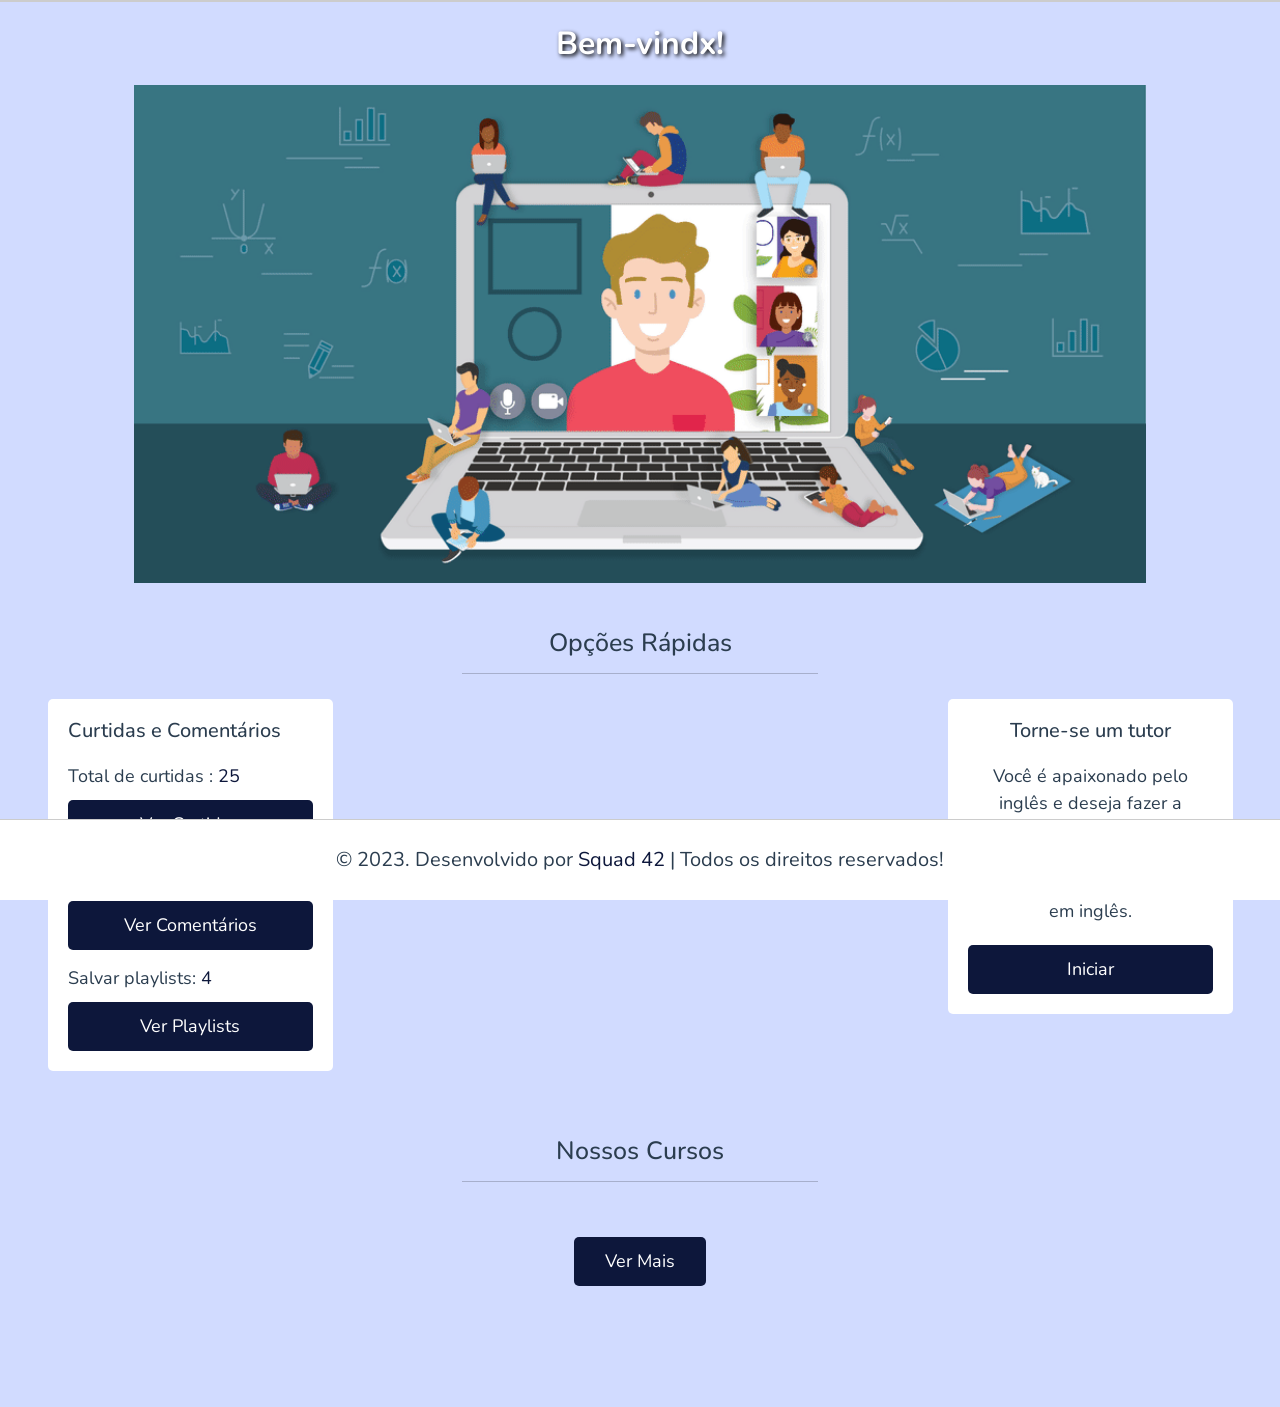
<file: docs/home/index.html>
<!DOCTYPE html>
<html lang="en">

<head>
  <meta charset="UTF-8">
  <meta http-equiv="X-UA-Compatible" content="IE=edge">
  <meta name="viewport" content="width=device-width, initial-scale=1.0">
  <link href="https://cdn.jsdelivr.net/npm/bootstrap@5.3.1/dist/css/bootstrap.min.css" rel="stylesheet"
    integrity="sha384-4bw+/aepP/YC94hEpVNVgiZdgIC5+VKNBQNGCHeKRQN+PtmoHDEXuppvnDJzQIu9" crossorigin="anonymous">
  <link rel="stylesheet" href="https://cdnjs.cloudflare.com/ajax/libs/font-awesome/6.1.2/css/all.min.css">
  <link rel="stylesheet" href="../../styles/styles.css">
  <link rel="stylesheet" href="./index.css">
  <title>Inglês Transforma</title>
</head>

<body>

  <!-- NAVBAR -->
  <header class="position-sticky top-0 start-0 end-0">
  </header>
  <!-- NAVBAR -->


  <!-- SIDEBAR -->
  <div class="sidebar">

  </div>
  <!-- SIDEBAR -->

  <!-- MAIN -->

  <main class="min-vh-100">

    <div class="container">
      <div class="hero text-center">
        <h1 class="hero-title hidden">Bem-vindx!</h1>
      </div>
      <div class="gif">
        <img src="../../assets/imgs/online.gif" alt="GIF Animado" width="90%">
      </div>
    </div>


    <!-- OPÇÕES RÁPIDAS -->
    <section class="container" id="quick-options">
      <h2 class="heading">Opções Rápidas</h2>

      <div class="box-container">
        <div class="box">
          <h3 class="title">Curtidas e Comentários</h3>
          <p class="likes">Total de curtidas : <span>25</span></p>
          <a href="#" class="btn btn-dark-blue">ver curtidas</a>
          <p class="likes">Total comentários : <span>12</span></p>
          <a href="#" class="btn btn-dark-blue">ver comentários</a>
          <p class="likes">Salvar playlists: <span>4</span></p>
          <a href="#" class="btn btn-dark-blue">ver playlists</a>
        </div>

        <div class="cards-options">

        </div>

        <div class="cards-options">

        </div>

        <div class="box tutor">
          <h3 class="title">Torne-se um tutor</h3>
          <p>Você é apaixonado pelo inglês e deseja fazer a diferença
            na vida de outras pessoas? Torne-se um tutor e ajude outros na comunicação em inglês.</p>
          <a href="teachers.html" class="btn btn-dark-blue">Iniciar</a>
        </div>
      </div>
    </section>
    <!-- OPÇÕES RÁPIDAS -->



    <!-- CURSOS -->
    <section class="container" id="courses">
      <h2 class="heading">Nossos Cursos</h2>

      <div class="box-container">
      </div>
      <div class="mt-5 d-flex justify-content-center ">
        <a href="../cursos/cursos.html" class="btn btn-dark-blue">Ver mais</a>
      </div>
    </section>
    <!-- CURSOS -->
  </main>
  <!-- MAIN -->

  <!-- FOOTER -->

  <footer class="position-sticky bottom-0 end-0 start-0">

    &copy; 2023. Desenvolvido por <span>Squad 42</span> | Todos os direitos reservados!

  </footer>

  <!-- FOOTER -->


  <script src="https://cdn.jsdelivr.net/npm/bootstrap@5.3.1/dist/js/bootstrap.bundle.min.js"
    integrity="sha384-HwwvtgBNo3bZJJLYd8oVXjrBZt8cqVSpeBNS5n7C8IVInixGAoxmnlMuBnhbgrkm"
    crossorigin="anonymous"></script>
  <script src="./index.js" type="module"></script>
  <script src="../../scripts/functions.js" defer></script>
</body>

</html>
</file>
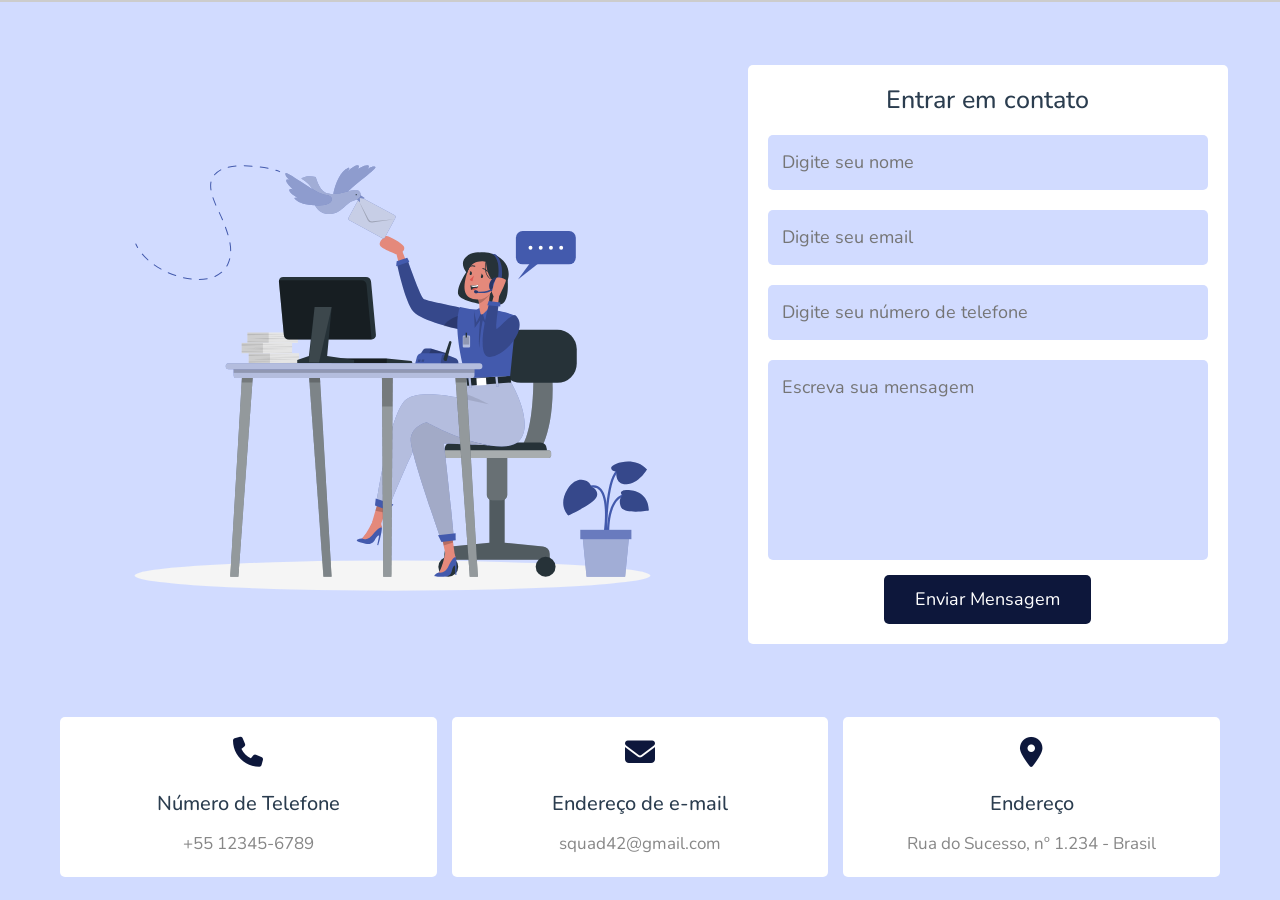
<file: docs/contact/contact.html>
<!DOCTYPE html>
<html lang="en">

<head>
  <meta charset="UTF-8">
  <meta http-equiv="X-UA-Compatible" content="IE=edge">
  <meta name="viewport" content="width=device-width, initial-scale=1.0">
  <link href="https://cdn.jsdelivr.net/npm/bootstrap@5.3.1/dist/css/bootstrap.min.css" rel="stylesheet"
    integrity="sha384-4bw+/aepP/YC94hEpVNVgiZdgIC5+VKNBQNGCHeKRQN+PtmoHDEXuppvnDJzQIu9" crossorigin="anonymous">
  <link rel="stylesheet" href="https://cdnjs.cloudflare.com/ajax/libs/font-awesome/6.1.2/css/all.min.css">
  <link rel="stylesheet" href="../../styles/styles.css">
  <link rel="stylesheet" href="./contact.css">
  <title>Contato</title>
</head>

<body>
  <!-- NAVBAR -->
  <header class="position-sticky top-0 start-0 end-0">
  </header>
  <!-- NAVBAR -->


  <!-- SIDEBAR -->
  <div class="sidebar">

  </div>
  <!-- SIDEBAR -->

  <main>

    <section class="contact">

      <div class="row">

        <div class="image">
          <img src="../../assets/imgs/contact-img.svg" alt="">
        </div>

        <form action="" method="post">
          <h3>Entrar em contato</h3>
          <input type="text" placeholder="Digite seu nome" name="name" required maxlength="50" class="box">
          <input type="email" placeholder="Digite seu email" name="email" required maxlength="50" class="box">
          <input type="number" placeholder="Digite seu número de telefone" name="tel" required maxlength="50"
            class="box">
          <textarea name="msg" class="box" placeholder="Escreva sua mensagem" required maxlength="1000" cols="30"
            rows="10"></textarea>
          <input type="submit" value="enviar mensagem" class="btn btn-dark-blue" name="submit">
        </form>

      </div>

      <div class="box-container">

        <div class="box">
          <i class="fas fa-phone"></i>
          <h3>Número de Telefone</h3>
          <a href="tel:123456789">+55 12345-6789</a>
        </div>

        <div class="box">
          <i class="fas fa-envelope"></i>
          <h3>Endereço de e-mail</h3>
          <a href="mailto:squad42@gmail.com">squad42@gmail.com</a>
        </div>

        <div class="box">
          <i class="fas fa-map-marker-alt"></i>
          <h3>Endereço</h3>
          <a href="#">Rua do Sucesso, nº 1.234 - Brasil</a>
        </div>

      </div>

    </section>

  </main>

  <script src="https://cdn.jsdelivr.net/npm/bootstrap@5.3.1/dist/js/bootstrap.bundle.min.js"
    integrity="sha384-HwwvtgBNo3bZJJLYd8oVXjrBZt8cqVSpeBNS5n7C8IVInixGAoxmnlMuBnhbgrkm"
    crossorigin="anonymous"></script>
  <script src="./contact.js" type="module"></script>
  <script src="../../scripts/functions.js" defer></script>
</body>

</html>
</file>
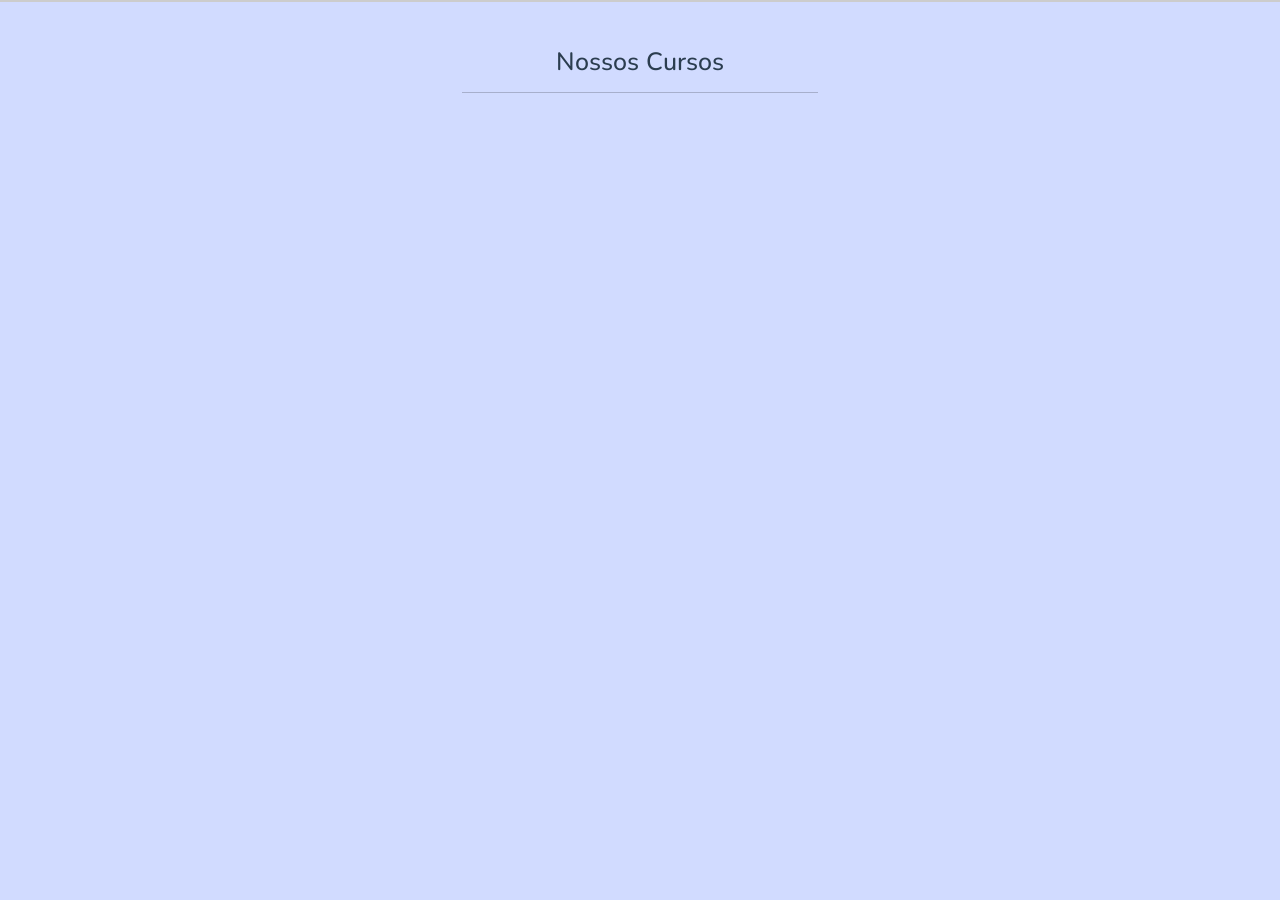
<file: docs/cursos/cursos.html>
<!DOCTYPE html>
<html lang="en">

<head>
  <meta charset="UTF-8">
  <meta http-equiv="X-UA-Compatible" content="IE=edge">
  <meta name="viewport" content="width=device-width, initial-scale=1.0">
  <link href="https://cdn.jsdelivr.net/npm/bootstrap@5.3.1/dist/css/bootstrap.min.css" rel="stylesheet"
    integrity="sha384-4bw+/aepP/YC94hEpVNVgiZdgIC5+VKNBQNGCHeKRQN+PtmoHDEXuppvnDJzQIu9" crossorigin="anonymous">
  <link rel="stylesheet" href="https://cdnjs.cloudflare.com/ajax/libs/font-awesome/6.1.2/css/all.min.css">
  <link rel="stylesheet" href="../../styles/styles.css">
  <link rel="stylesheet" href="./cursos.css">
  <title>Cursos</title>
</head>

<body>
  <!-- NAVBAR -->
  <header class="position-sticky top-0 start-0 end-0">
  </header>
  <!-- NAVBAR -->


  <!-- SIDEBAR -->
  <div class="sidebar">

  </div>
  <!-- SIDEBAR -->

  <main>
    <section class="container" id="courses">
      <h2 class="heading">Nossos Cursos</h2>

      <div class="box-container">
      </div>

    </section>

  </main>




  <script src="https://cdn.jsdelivr.net/npm/bootstrap@5.3.1/dist/js/bootstrap.bundle.min.js"
    integrity="sha384-HwwvtgBNo3bZJJLYd8oVXjrBZt8cqVSpeBNS5n7C8IVInixGAoxmnlMuBnhbgrkm"
    crossorigin="anonymous"></script>
  <script src="./cursos.js" type="module"></script>
  <script src="../../scripts/functions.js" defer></script>
</body>

</html>
</file>
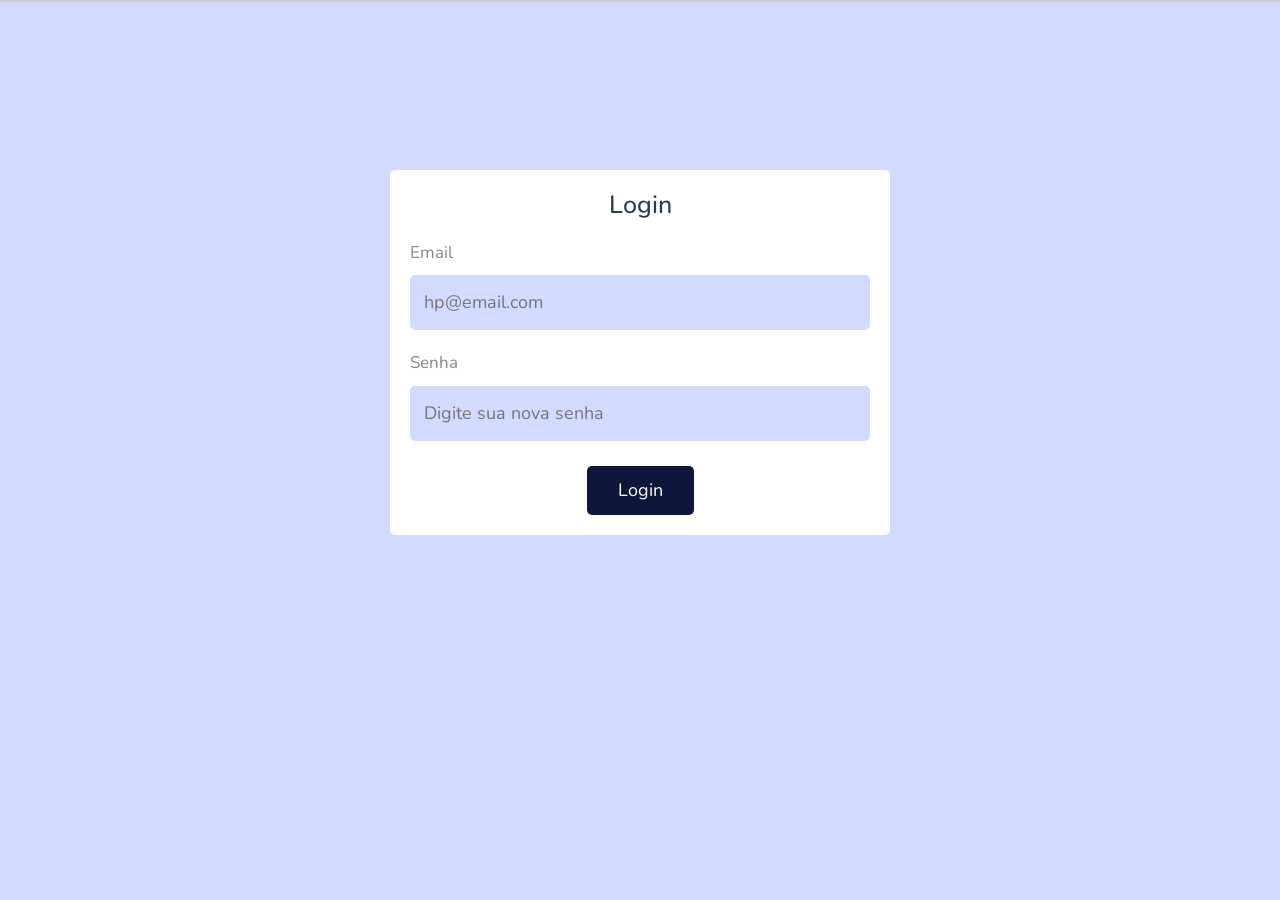
<file: docs/login/login.html>
<!DOCTYPE html>
<html lang="en">

<head>
  <meta charset="UTF-8">
  <meta http-equiv="X-UA-Compatible" content="IE=edge">
  <meta name="viewport" content="width=device-width, initial-scale=1.0">
  <link href="https://cdn.jsdelivr.net/npm/bootstrap@5.3.1/dist/css/bootstrap.min.css" rel="stylesheet"
    integrity="sha384-4bw+/aepP/YC94hEpVNVgiZdgIC5+VKNBQNGCHeKRQN+PtmoHDEXuppvnDJzQIu9" crossorigin="anonymous">
  <link rel="stylesheet" href="https://cdnjs.cloudflare.com/ajax/libs/font-awesome/6.1.2/css/all.min.css">
  <link rel="stylesheet" href="../../styles/styles.css">
  <link rel="stylesheet" href="./login.css">
  <title>Profile</title>
</head>

<body>
  <!-- NAVBAR -->
  <header class="position-sticky top-0 start-0 end-0">
  </header>
  <!-- NAVBAR -->


  <!-- SIDEBAR -->
  <div class="sidebar">

  </div>
  <!-- SIDEBAR -->


  <main>
    <section class="form-container">
      <form action="../home/index.html" id="form">
        <h3>Login</h3>
        <label>Email</label>
        <input type="email" placeholder="hp@email.com" maxlength="100" class="box" id="inpEmail" required>
        <label>Senha</label>
        <input type="password" placeholder="Digite sua nova senha" maxlength="50" class="box" id="inpPassword" required>
        <button type="submit" class="btn btn-dark-blue" id="btnLogin">Login</button>
      </form>
    </section>

    <script src="https://cdn.jsdelivr.net/npm/bootstrap@5.3.1/dist/js/bootstrap.bundle.min.js"
      integrity="sha384-HwwvtgBNo3bZJJLYd8oVXjrBZt8cqVSpeBNS5n7C8IVInixGAoxmnlMuBnhbgrkm"
      crossorigin="anonymous"></script>
    <script src="./login.js" type="module"></script>
    <script src="../../scripts/functions.js" defer></script>
</body>

</html>
</file>
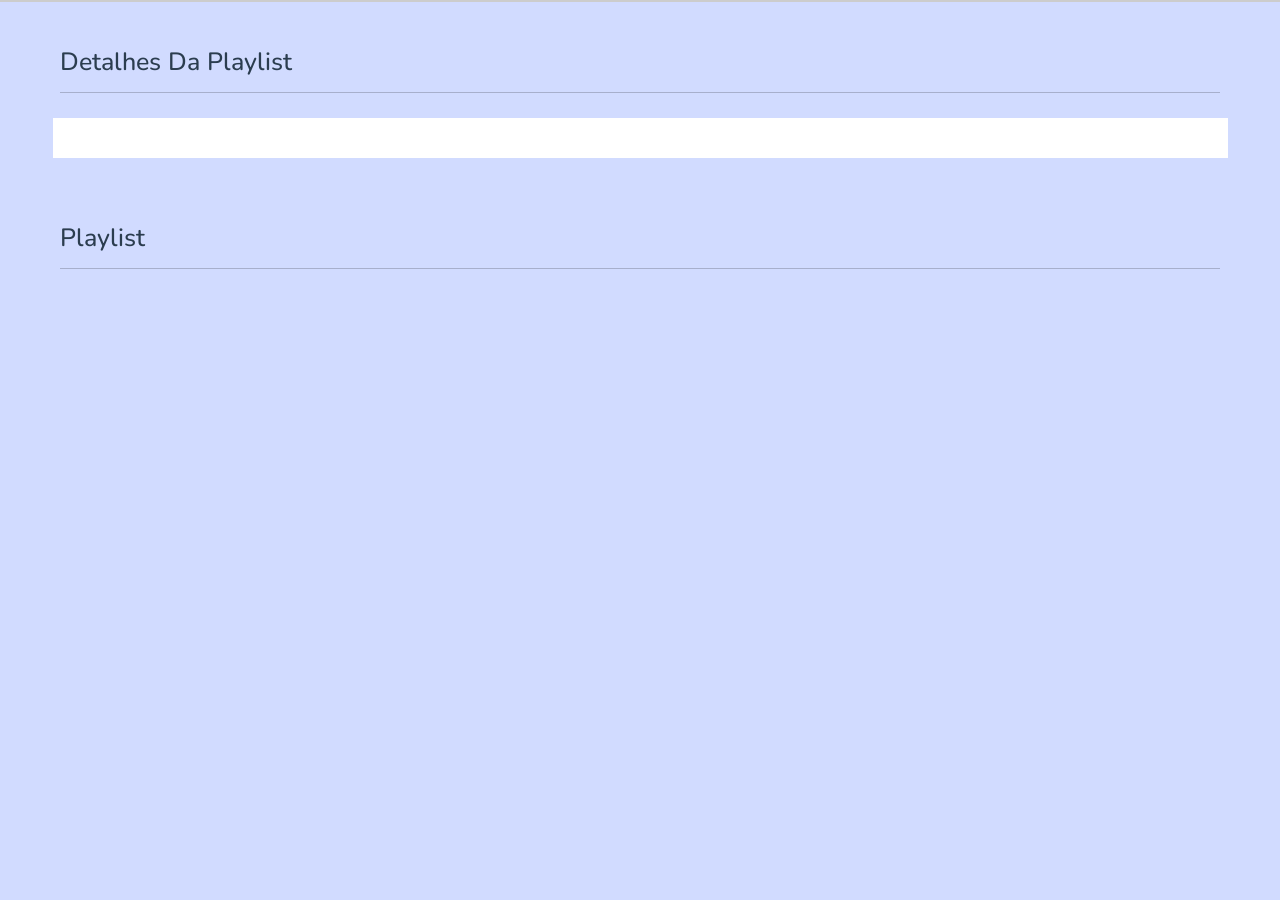
<file: docs/playlist/playlist.html>
<!DOCTYPE html>
<html lang="en">

<head>
  <meta charset="UTF-8">
  <meta http-equiv="X-UA-Compatible" content="IE=edge">
  <meta name="viewport" content="width=device-width, initial-scale=1.0">
  <link href="https://cdn.jsdelivr.net/npm/bootstrap@5.3.1/dist/css/bootstrap.min.css" rel="stylesheet"
    integrity="sha384-4bw+/aepP/YC94hEpVNVgiZdgIC5+VKNBQNGCHeKRQN+PtmoHDEXuppvnDJzQIu9" crossorigin="anonymous">
  <link rel="stylesheet" href="https://cdnjs.cloudflare.com/ajax/libs/font-awesome/6.1.2/css/all.min.css">
  <link rel="stylesheet" href="../../styles/styles.css">
  <link rel="stylesheet" href="./playlist.css">
  <title>Playlist</title>
</head>

<body>
  <!-- NAVBAR -->
  <header class="position-sticky top-0 start-0 end-0">
  </header>
  <!-- NAVBAR -->
  <main>
    <!-- SIDEBAR -->
    <div class="sidebar">
    </div>
    <!-- SIDEBAR -->

    <!-- PLAYLIST -->

    <section class="playlist">
      <h1 class="heading">Detalhes da playlist</h1>

      <!-- PLAYLIST DETAILS -->
      <div class="row">
      </div>
      <!-- PLAYLIST DETAILS -->


    </section>
    <!-- VIDEOS SECTION-->
    <section class="video-container">
      <h2 class="heading">Playlist</h2>

      <div class="box-container">
      </div>
    </section>
    <!-- VIDEOS SECTION-->
  </main>



  <script src="https://cdn.jsdelivr.net/npm/bootstrap@5.3.1/dist/js/bootstrap.bundle.min.js"
    integrity="sha384-HwwvtgBNo3bZJJLYd8oVXjrBZt8cqVSpeBNS5n7C8IVInixGAoxmnlMuBnhbgrkm"
    crossorigin="anonymous"></script>
  <script src="./playlist.js" type="module"></script>
  <script src="../../scripts/functions.js" defer></script>
</body>

</html>
</file>
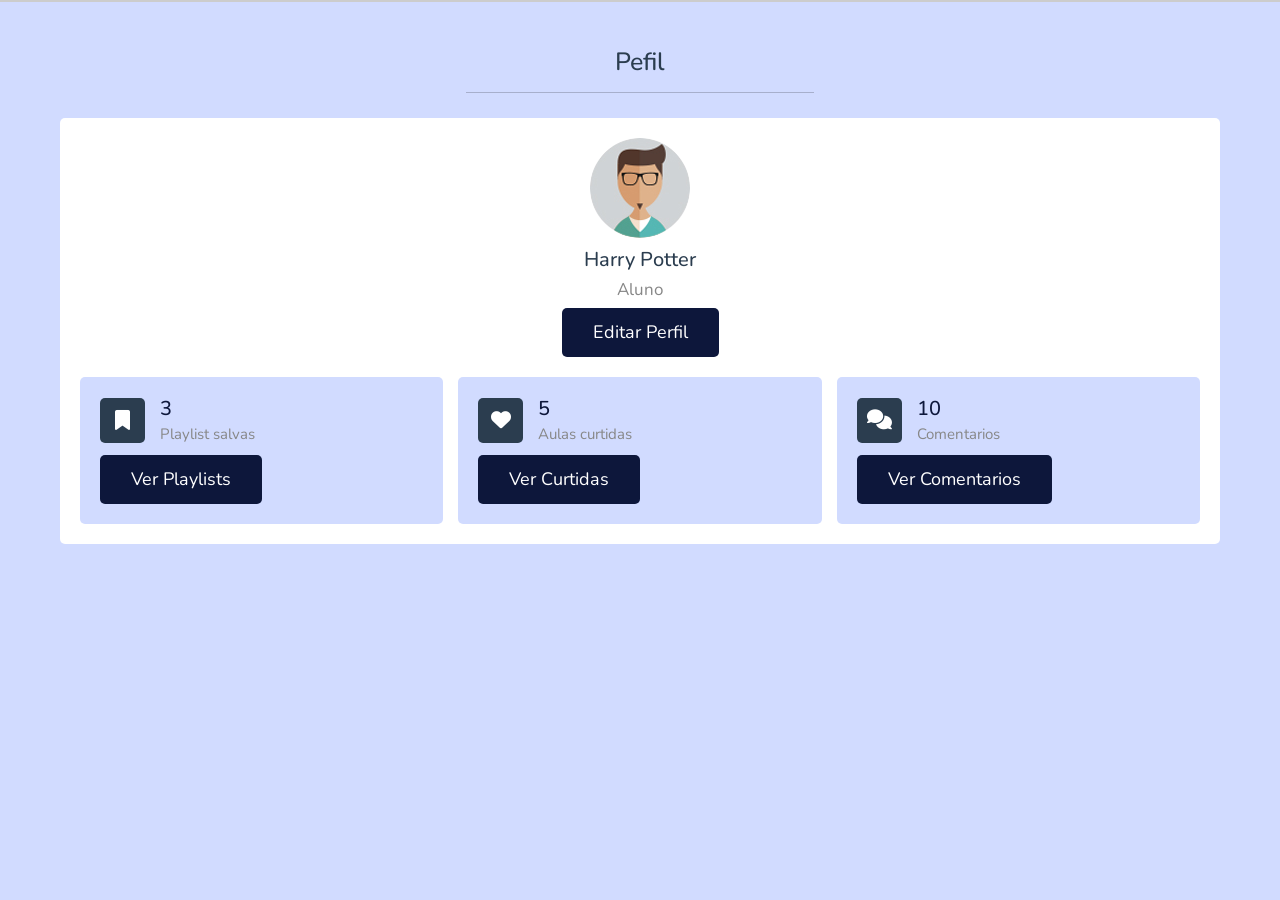
<file: docs/profile/profile.html>
<!DOCTYPE html>
<html lang="en">

<head>
  <meta charset="UTF-8">
  <meta http-equiv="X-UA-Compatible" content="IE=edge">
  <meta name="viewport" content="width=device-width, initial-scale=1.0">
  <link href="https://cdn.jsdelivr.net/npm/bootstrap@5.3.1/dist/css/bootstrap.min.css" rel="stylesheet"
    integrity="sha384-4bw+/aepP/YC94hEpVNVgiZdgIC5+VKNBQNGCHeKRQN+PtmoHDEXuppvnDJzQIu9" crossorigin="anonymous">
  <link rel="stylesheet" href="https://cdnjs.cloudflare.com/ajax/libs/font-awesome/6.1.2/css/all.min.css">
  <link rel="stylesheet" href="../../styles/styles.css">
  <link rel="stylesheet" href="./profile.css">
  <title>Profile</title>
</head>

<body>
  <!-- NAVBAR -->
  <header class="position-sticky top-0 start-0 end-0">
  </header>
  <!-- NAVBAR -->


  <!-- SIDEBAR -->
  <div class="sidebar">

  </div>
  <!-- SIDEBAR -->


  <main>
    <section class="profile">
      <h1 class="heading">Pefil</h1>

      <div class="details">
        <div class="user">
          <img src="../../assets/imgs/pic-1.jpg" alt="">
          <h3>Harry Potter</h3>
          <p>Aluno</p>
          <a href="../update/update.html" class="btn btn-dark-blue">Editar perfil</a>
        </div>

        <div class="box-container">

          <div class="box">
            <div class="flex">
              <i class="fas fa-bookmark"></i>
              <div>
                <h3>3</h3>
                <span>Playlist salvas</span>
              </div>
            </div>
            <a href="" class="btn btn-dark-blue">Ver playlists</a>
          </div>

          <div class="box">
            <div class="flex">
              <i class="fas fa-heart"></i>
              <div>
                <h3>5</h3>
                <span>Aulas curtidas</span>
              </div>
            </div>
            <a href="" class="btn btn-dark-blue">Ver curtidas</a>
          </div>

          <div class="box">
            <div class="flex">
              <i class="fas fa-comments"></i>
              <div>
                <h3>10</h3>
                <span>Comentarios</span>
              </div>
            </div>
            <a href="" class="btn btn-dark-blue">Ver comentarios</a>
          </div>



        </div>

      </div>


    </section>
  </main>

  <script src="https://cdn.jsdelivr.net/npm/bootstrap@5.3.1/dist/js/bootstrap.bundle.min.js"
    integrity="sha384-HwwvtgBNo3bZJJLYd8oVXjrBZt8cqVSpeBNS5n7C8IVInixGAoxmnlMuBnhbgrkm"
    crossorigin="anonymous"></script>
  <script src="./profile.js" type="module"></script>
  <script src="../../scripts/functions.js" defer></script>
</body>

</html>
</file>
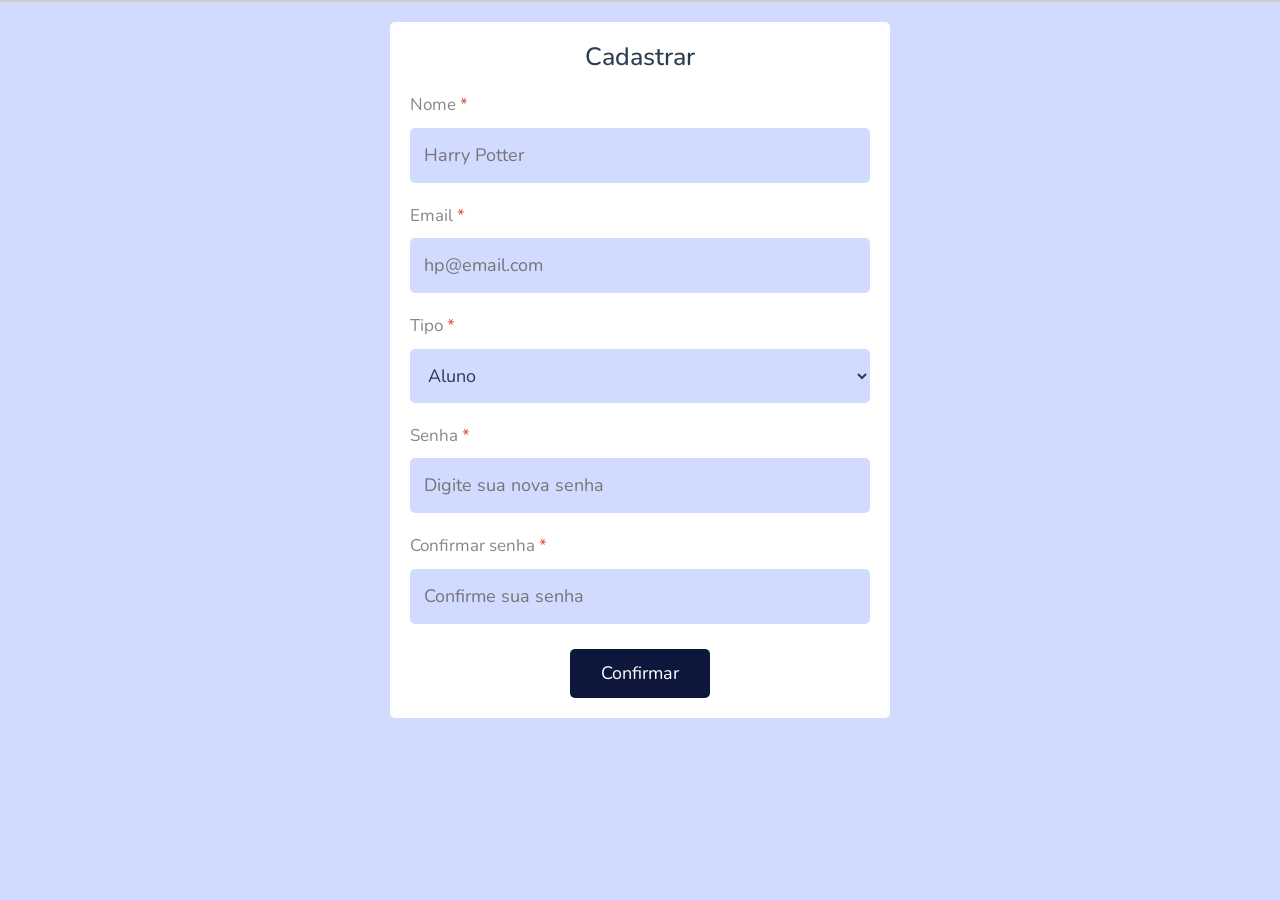
<file: docs/register/register.html>
<!DOCTYPE html>
<html lang="en">

<head>
  <meta charset="UTF-8">
  <meta http-equiv="X-UA-Compatible" content="IE=edge">
  <meta name="viewport" content="width=device-width, initial-scale=1.0">
  <link href="https://cdn.jsdelivr.net/npm/bootstrap@5.3.1/dist/css/bootstrap.min.css" rel="stylesheet"
    integrity="sha384-4bw+/aepP/YC94hEpVNVgiZdgIC5+VKNBQNGCHeKRQN+PtmoHDEXuppvnDJzQIu9" crossorigin="anonymous">
  <link rel="stylesheet" href="https://cdnjs.cloudflare.com/ajax/libs/font-awesome/6.1.2/css/all.min.css">
  <link rel="stylesheet" href="../../styles/styles.css">
  <link rel="stylesheet" href="./register.css">
  <title>Register</title>
</head>

<body>
  <!-- NAVBAR -->
  <header class="position-sticky top-0 start-0 end-0">
  </header>
  <!-- NAVBAR -->


  <!-- SIDEBAR -->
  <div class="sidebar">

  </div>
  <!-- SIDEBAR -->



  <main>
    <section class="form-container">
      <form action="../home/index.html" id="form">
        <h3>Cadastrar</h3>
        <label>Nome <span>*</span></label>
        <input type="text" placeholder="Harry Potter" maxlength="100" class="box" id="name" required>
        <label>Email <span>*</span></label>
        <input type="email" placeholder="hp@email.com" maxlength="100" class="box" id="email" required>
        <label>Tipo <span>*</span></label>
        <select class="box" id="type" required>
          <option value="Aluno">Aluno</option>
          <option value="Professor">Professor</option>
        </select>
        <label>Senha <span>*</span></label>
        <input type="password" minlength="6" placeholder="Digite sua nova senha" maxlength="50" class="box"
          id="password" required>
        <label>Confirmar senha <span>*</span></label>
        <input type="password" minlength="6" placeholder="Confirme sua senha" maxlength="50" class="box"
          id="confPassword" required>
        <button type="submit" class="btn btn-dark-blue" id="btnSignUp">Confirmar</button>
      </form>
    </section>

  </main>
  <script src="https://cdn.jsdelivr.net/npm/bootstrap@5.3.1/dist/js/bootstrap.bundle.min.js"
    integrity="sha384-HwwvtgBNo3bZJJLYd8oVXjrBZt8cqVSpeBNS5n7C8IVInixGAoxmnlMuBnhbgrkm"
    crossorigin="anonymous"></script>
  <script src="./register.js" type="module"></script>
  <script src="../../scripts/functions.js" defer></script>
</body>

</html>
</file>
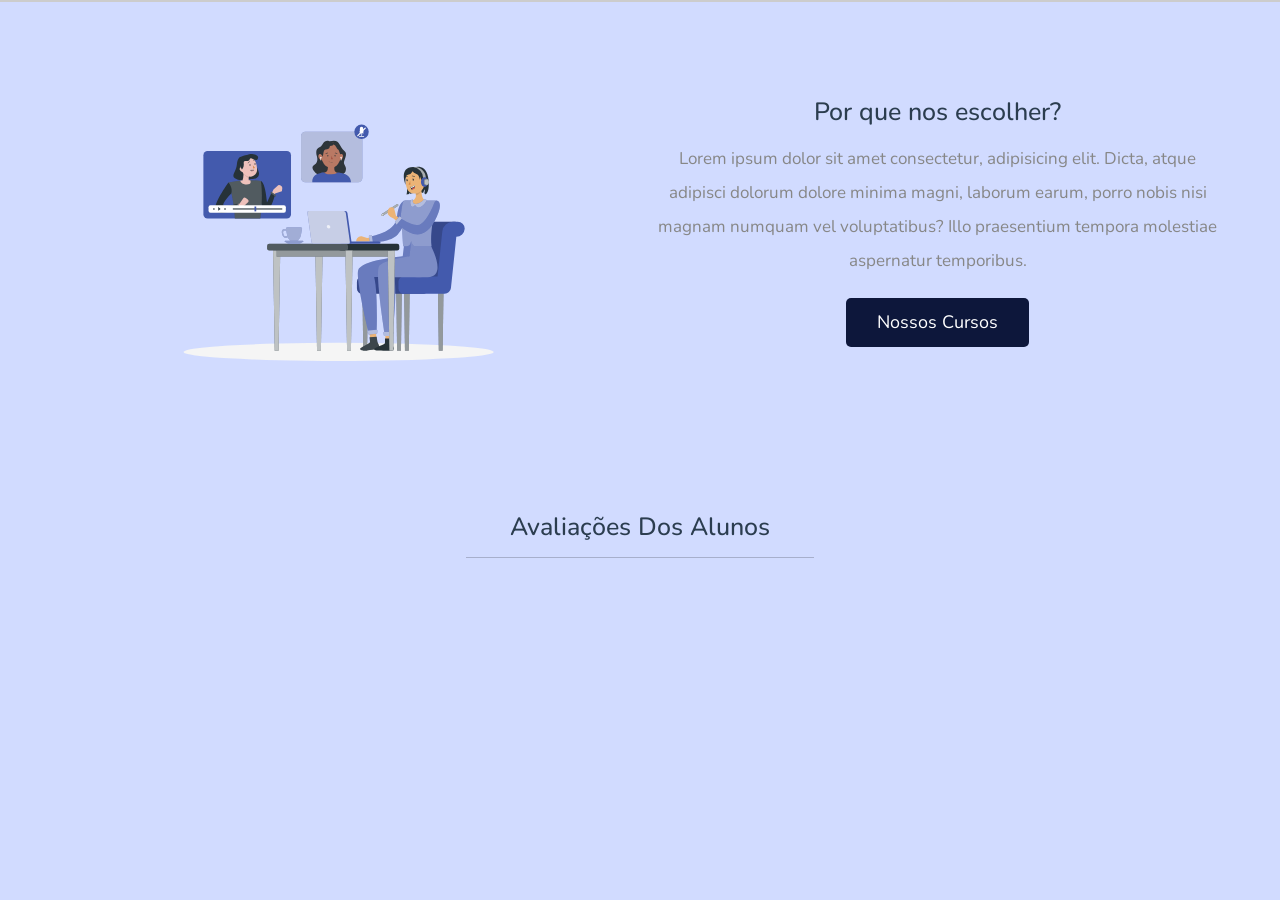
<file: docs/sobre/sobre.html>
<!DOCTYPE html>
<html lang="en">

<head>
  <meta charset="UTF-8">
  <meta http-equiv="X-UA-Compatible" content="IE=edge">
  <meta name="viewport" content="width=device-width, initial-scale=1.0">
  <link href="https://cdn.jsdelivr.net/npm/bootstrap@5.3.1/dist/css/bootstrap.min.css" rel="stylesheet"
    integrity="sha384-4bw+/aepP/YC94hEpVNVgiZdgIC5+VKNBQNGCHeKRQN+PtmoHDEXuppvnDJzQIu9" crossorigin="anonymous">
  <link rel="stylesheet" href="https://cdnjs.cloudflare.com/ajax/libs/font-awesome/6.1.2/css/all.min.css">
  <link rel="stylesheet" href="../../styles/styles.css">
  <link rel="stylesheet" href="./sobre.css">
  <title>Sobre</title>
</head>

<body>
  <!-- NAVBAR -->
  <header class="position-sticky top-0 start-0 end-0">
  </header>
  <!-- NAVBAR -->


  <!-- SIDEBAR -->
  <div class="sidebar">

  </div>
  <!-- SIDEBAR -->

  <main>
    <section class="sobre">
      <div class="row">
        <div class="image">
          <img src="../../assets/imgs/about-img.svg" alt="">
        </div>
        <div class="content">
          <h3>Por que nos escolher?</h3>
          <p>Lorem ipsum dolor sit amet consectetur, adipisicing elit. Dicta, atque adipisci dolorum dolore minima
            magni,
            laborum earum, porro nobis nisi magnam numquam vel voluptatibus? Illo praesentium tempora molestiae
            aspernatur
            temporibus.</p>
          <a href="" class="btn btn-dark-blue">Nossos cursos</a>
        </div>
      </div>

      <div class="box-container">
      </div>
    </section>

    <!-- REVIEWS SECTION -->
    <section class="review">
      <h2 class="heading">Avaliações dos alunos</h2>
      <div class="box-container" id="reviews-section">

      </div>
    </section>
    <!-- REVIEWS SECTION -->

  </main>


  <script src="https://cdn.jsdelivr.net/npm/bootstrap@5.3.1/dist/js/bootstrap.bundle.min.js"
    integrity="sha384-HwwvtgBNo3bZJJLYd8oVXjrBZt8cqVSpeBNS5n7C8IVInixGAoxmnlMuBnhbgrkm"
    crossorigin="anonymous"></script>
  <script src="./sobre.js" type="module"></script>
  <script src="../../scripts/functions.js" defer></script>
</body>

</html>
</file>
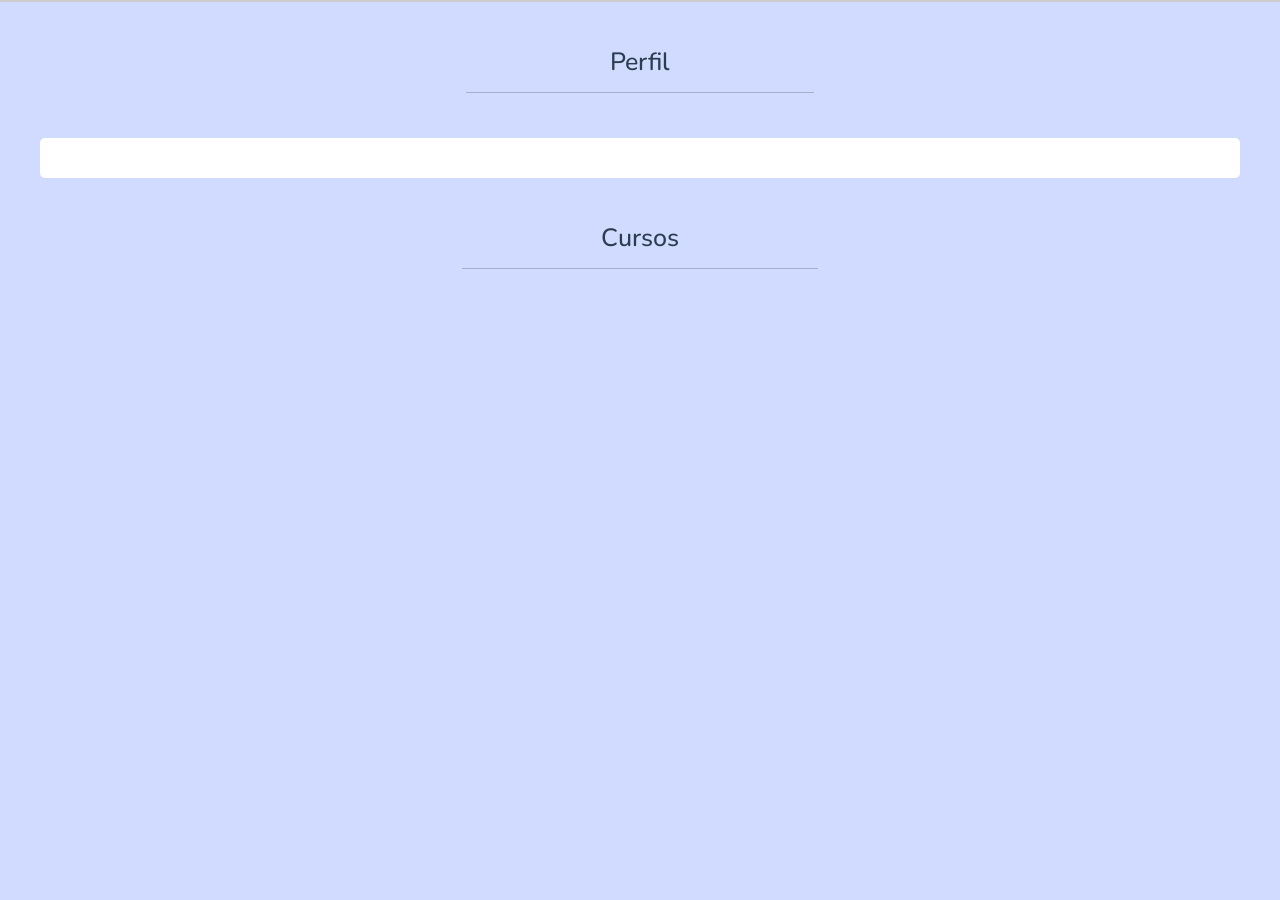
<file: docs/teachers-profile/teachers-profile.html>
<!DOCTYPE html>
<html lang="en">

<head>
  <meta charset="UTF-8">
  <meta http-equiv="X-UA-Compatible" content="IE=edge">
  <meta name="viewport" content="width=device-width, initial-scale=1.0">
  <link href="https://cdn.jsdelivr.net/npm/bootstrap@5.3.1/dist/css/bootstrap.min.css" rel="stylesheet"
    integrity="sha384-4bw+/aepP/YC94hEpVNVgiZdgIC5+VKNBQNGCHeKRQN+PtmoHDEXuppvnDJzQIu9" crossorigin="anonymous">
  <link rel="stylesheet" href="https://cdnjs.cloudflare.com/ajax/libs/font-awesome/6.1.2/css/all.min.css">
  <link rel="stylesheet" href="../../styles/styles.css">
  <link rel="stylesheet" href="./teachers-profile.css">
  <title>Document</title>
</head>

<body>
  <!-- NAVBAR -->
  <header class="position-sticky top-0 start-0 end-0">
  </header>
  <!-- NAVBAR -->


  <!-- SIDEBAR -->
  <div class="sidebar">

  </div>
  <!-- SIDEBAR -->

  <main>
    <section>
      <h1 class="heading">Perfil
    </section>

    <div class="details">

    </div>

    <section class="container" id="courses">
      <h2 class="heading">Cursos</h2>

      <div class="box-container">
      </div>

    </section>




    </section>
  </main>


  <script src="https://cdn.jsdelivr.net/npm/bootstrap@5.3.1/dist/js/bootstrap.bundle.min.js"
    integrity="sha384-HwwvtgBNo3bZJJLYd8oVXjrBZt8cqVSpeBNS5n7C8IVInixGAoxmnlMuBnhbgrkm"
    crossorigin="anonymous"></script>
  <script src="./teachers-profile.js" type="module"></script>
  <script src="../../scripts/functions.js" defer></script>
</body>

</html>
</file>
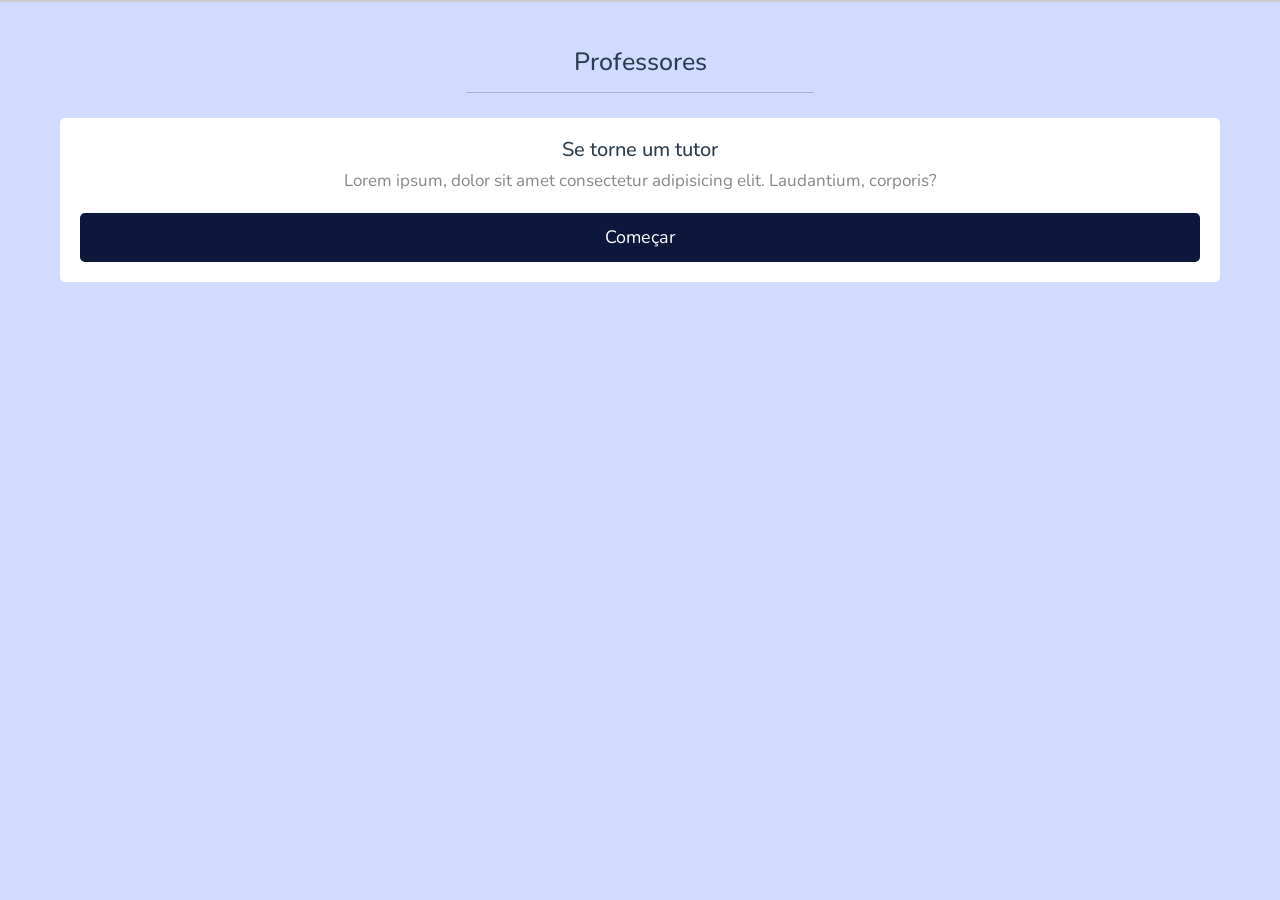
<file: docs/teachers/teachers.html>
<!DOCTYPE html>
<html lang="en">

<head>
  <meta charset="UTF-8">
  <meta http-equiv="X-UA-Compatible" content="IE=edge">
  <meta name="viewport" content="width=device-width, initial-scale=1.0">
  <link href="https://cdn.jsdelivr.net/npm/bootstrap@5.3.1/dist/css/bootstrap.min.css" rel="stylesheet"
    integrity="sha384-4bw+/aepP/YC94hEpVNVgiZdgIC5+VKNBQNGCHeKRQN+PtmoHDEXuppvnDJzQIu9" crossorigin="anonymous">
  <link rel="stylesheet" href="https://cdnjs.cloudflare.com/ajax/libs/font-awesome/6.1.2/css/all.min.css">
  <link rel="stylesheet" href="../../styles/styles.css">
  <link rel="stylesheet" href="./teachers.css">
  <title>Teachers</title>
</head>

<body>
  <!-- NAVBAR -->
  <header class="position-sticky top-0 start-0 end-0">
  </header>
  <!-- NAVBAR -->


  <!-- SIDEBAR -->
  <div class="sidebar">

  </div>
  <!-- SIDEBAR -->

  <main>
    <section class="teachers">
      <h1 class="heading">Professores</h1>

      <div class="box-container">
        <div class="box offer">
          <h3 class="title">Se torne um tutor</h3>
          <p>Lorem ipsum, dolor sit amet consectetur adipisicing elit. Laudantium, corporis?</p>
          <a href="" class="btn btn-dark-blue">Começar</a>
        </div>


      </div>

    </section>
  </main>


  <script src="https://cdn.jsdelivr.net/npm/bootstrap@5.3.1/dist/js/bootstrap.bundle.min.js"
    integrity="sha384-HwwvtgBNo3bZJJLYd8oVXjrBZt8cqVSpeBNS5n7C8IVInixGAoxmnlMuBnhbgrkm"
    crossorigin="anonymous"></script>
  <script src="./teachers.js" type="module"></script>
  <script src="../../scripts/functions.js" defer></script>
</body>

</html>
</file>
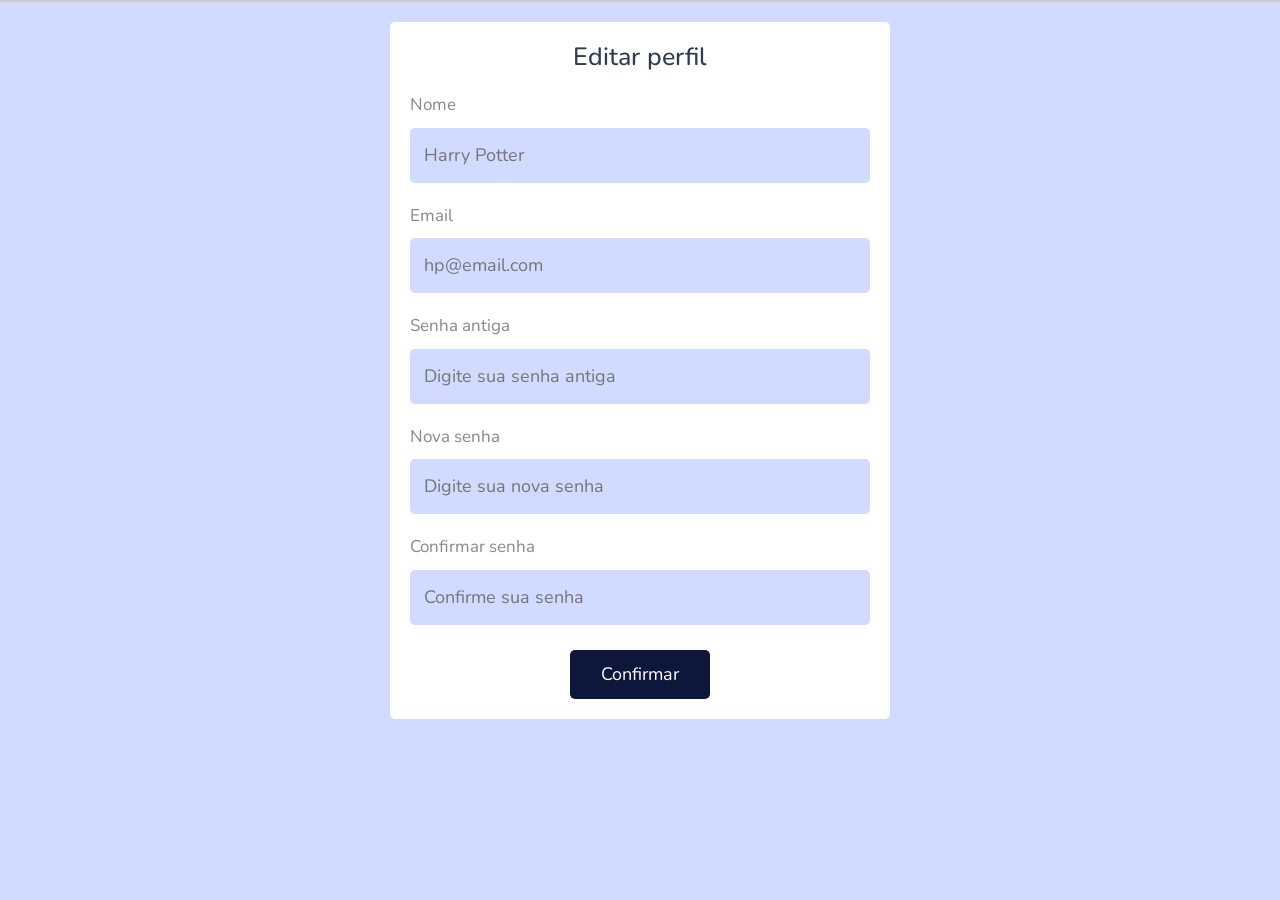
<file: docs/update/update.html>
<!DOCTYPE html>
<html lang="en">

<head>
  <meta charset="UTF-8">
  <meta http-equiv="X-UA-Compatible" content="IE=edge">
  <meta name="viewport" content="width=device-width, initial-scale=1.0">
  <link href="https://cdn.jsdelivr.net/npm/bootstrap@5.3.1/dist/css/bootstrap.min.css" rel="stylesheet"
    integrity="sha384-4bw+/aepP/YC94hEpVNVgiZdgIC5+VKNBQNGCHeKRQN+PtmoHDEXuppvnDJzQIu9" crossorigin="anonymous">
  <link rel="stylesheet" href="https://cdnjs.cloudflare.com/ajax/libs/font-awesome/6.1.2/css/all.min.css">
  <link rel="stylesheet" href="../../styles/styles.css">
  <link rel="stylesheet" href="./update.css">
  <title>Update</title>
</head>

<body>
  <!-- NAVBAR -->
  <header class="position-sticky top-0 start-0 end-0">
  </header>
  <!-- NAVBAR -->


  <!-- SIDEBAR -->
  <div class="sidebar">

  </div>
  <!-- SIDEBAR -->



  <main>
    <section class="form-container">
      <form action="" method="post">
        <h3>Editar perfil</h3>
        <label>Nome</label>
        <input type="text" name="name" placeholder="Harry Potter" maxlength="100" class="box">
        <label>Email</label>
        <input type="email" name="email" placeholder="hp@email.com" maxlength="100" class="box">
        <label>Senha antiga</label>
        <input type="password" name="old_password" placeholder="Digite sua senha antiga" maxlength="50" class="box">
        <label>Nova senha</label>
        <input type="password" name="new_password" placeholder="Digite sua nova senha" maxlength="50" class="box">
        <label>Confirmar senha</label>
        <input type="password" name="confirm_password" placeholder="Confirme sua senha" maxlength="50" class="box">
        <input type="submit" value="Confirmar" class="btn btn-dark-blue">
      </form>
    </section>

  </main>


  <script src="https://cdn.jsdelivr.net/npm/bootstrap@5.3.1/dist/js/bootstrap.bundle.min.js"
    integrity="sha384-HwwvtgBNo3bZJJLYd8oVXjrBZt8cqVSpeBNS5n7C8IVInixGAoxmnlMuBnhbgrkm"
    crossorigin="anonymous"></script>
  <script src="./update.js" type="module"></script>
  <script src="../../scripts/functions.js" defer></script>
</body>

</html>
</file>
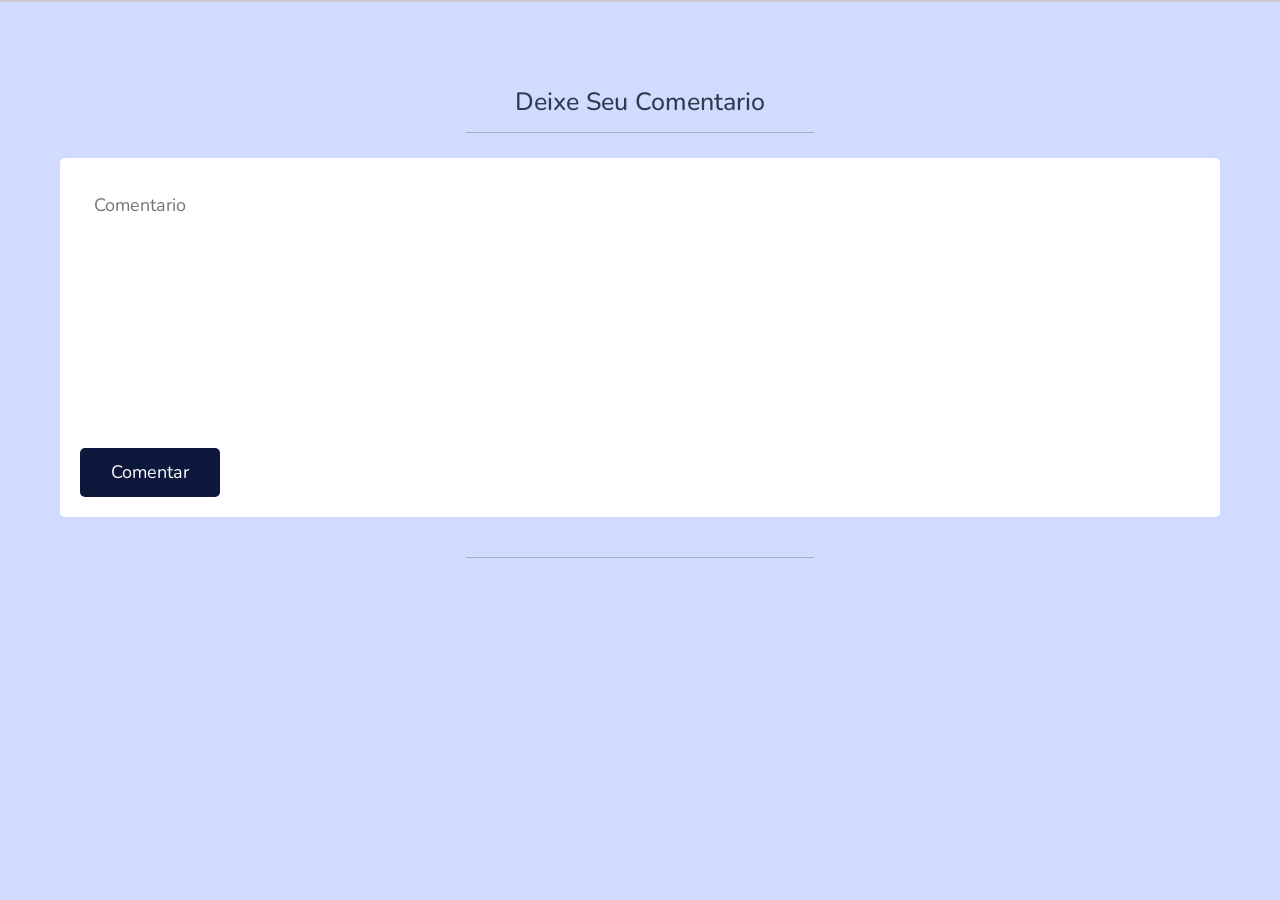
<file: docs/video-player/video-player.html>
<!DOCTYPE html>
<html lang="en">

<head>
  <meta charset="UTF-8">
  <meta http-equiv="X-UA-Compatible" content="IE=edge">
  <meta name="viewport" content="width=device-width, initial-scale=1.0">
  <link href="https://cdn.jsdelivr.net/npm/bootstrap@5.3.1/dist/css/bootstrap.min.css" rel="stylesheet"
    integrity="sha384-4bw+/aepP/YC94hEpVNVgiZdgIC5+VKNBQNGCHeKRQN+PtmoHDEXuppvnDJzQIu9" crossorigin="anonymous">
  <link rel="stylesheet" href="https://cdnjs.cloudflare.com/ajax/libs/font-awesome/6.1.2/css/all.min.css">
  <link rel="stylesheet" href="../../styles/styles.css">
  <link rel="stylesheet" href="./video-player.css">
  <title>Aula</title>
</head>

<body>
  <!-- NAVBAR -->
  <header class="position-sticky top-0 start-0 end-0">
  </header>
  <!-- NAVBAR -->
  <main>
    <!-- SIDEBAR -->
    <div class="sidebar">
    </div>
    <!-- SIDEBAR -->

    <!-- PLAYER -->
    <section class="player">

    </section>
    <!-- PLAYER -->

    <!-- COMENTARIOS -->
    <section>

      <h1 class="heading">Deixe seu comentario</h1>

      <form action="" class="add-comment">
        <textarea cols="30" rows="10" required placeholder="Comentario" maxlength="1000"></textarea>
        <input type="submit" value="Comentar" class="btn btn-dark-blue">
      </form>


      <h1 class="heading" id="count-comments"></h1>

      <div class="show-comments">

        <div id="user-comment">

        </div>

        <div id="comments">

        </div>

      </div>
    </section>

    <!-- COMENTARIOS -->
  </main>


  <script src="https://cdn.jsdelivr.net/npm/bootstrap@5.3.1/dist/js/bootstrap.bundle.min.js"
    integrity="sha384-HwwvtgBNo3bZJJLYd8oVXjrBZt8cqVSpeBNS5n7C8IVInixGAoxmnlMuBnhbgrkm"
    crossorigin="anonymous"></script>
  <script src="./video-player.js" type="module"></script>
  <script src="../../scripts/functions.js" defer></script>
</body>

</html>
</file>
<file: styles/styles.css>
@import url("https://fonts.googleapis.com/css2?family=Nunito:wght@200;300;400;500;600;700&display=swap");
.btn-dark-blue {
  background-color: var(--dark-blue);
  color: var(--white);
}
.btn-dark-blue:hover {
  border: 1px solid var(--dark-blue);
  color: var(--dark-blue);
  background-color: transparent;
}

.btn-red {
  background-color: hsl(6, 78%, 57%);
  color: var(--white);
}
.btn-red:hover {
  border: 1px solid hsl(6, 78%, 57%);
  color: hsl(6, 78%, 57%);
  background-color: transparent;
}

.btn-orange {
  background-color: hsl(37, 90%, 51%);
  color: var(--white);
}
.btn-orange:hover {
  border: 1px solid hsl(37, 90%, 51%);
  color: hsl(37, 90%, 51%);
  background-color: transparent;
}

:root {
  --dark-blue: hsl(227, 64%, 14%);
  --white: hsl(0, 0%, 100%);
  --black: hsl(210, 29%, 24%);
  --light-color: hsl(0, 0%, 53%);
  --light-bg: hsl(227, 100%, 91%);
  --border: .1rem solid rgba(0, 0, 0, .2);
}

* {
  font-family: "Nunito", sans-serif;
  outline: none;
  border: none;
  text-decoration: none !important;
}
*::-moz-selection {
  background-color: var(--dark-blue);
  color: var(--white);
}
*::selection {
  background-color: var(--dark-blue);
  color: var(--white);
}
*::-webkit-scrollbar {
  height: 0.5rem;
  width: 1rem;
}
*::-webkit-scrollbar-track {
  background-color: transparent;
}
*::-webkit-scrollbar-thumb {
  background-color: var(--dark-blue);
}

html {
  /* 1rem = 10px */
  font-size: 62.5% !important;
  width: 100vw !important;
}

body {
  background-color: var(--light-bg);
  overflow-x: hidden;
}
body.dark {
  --dark-blue: hsl(227, 100%, 91%);
  --white: #222;
  --black: #fff;
  --light-color: #aaa;
  --light-bg: #333;
  --border: .1rem solid rgba(255, 255, 255, .2);
}

section {
  max-width: 1200px !important;
  padding: 2rem;
  margin: 0 auto;
}

.heading {
  font-size: 2.5rem;
  color: var(--black);
  margin: 2.5rem auto;
  border-bottom: var(--border);
  padding-bottom: 1.5rem;
  text-transform: capitalize;
  text-align: center;
  min-width: 235px;
  max-width: 30%;
}

.btn,
.option-btn,
.delete-btn,
.inline-btn,
.inline-option-btn,
.inline-delete-btn {
  border-radius: 0.5rem !important;
  padding: 1rem 3rem !important;
  font-size: 1.8rem !important;
  text-transform: capitalize !important;
  transition: 0.2s ease-out !important;
}

.btn,
.option-btn,
.delete-btn {
  display: block;
  width: 100%;
}

.inline-btn,
.inline-option-btn,
.inline-delete-btn {
  display: inline-block;
}

/* HEADER */
header {
  background-color: var(--white);
  border: var(--border);
  z-index: 500;
}
header .section-header {
  padding: 1.5rem 2rem;
}
header .logo {
  font-size: 2.5rem;
  color: var(--black);
  font-weight: bolder;
}
header .search-form {
  width: 50rem;
  border-radius: 0.5rem;
  gap: 2rem;
  background-color: var(--light-bg);
  padding: 1.5rem 2rem;
}
header .search-form input {
  width: 100%;
  background: none;
  font-size: 1.8rem;
  color: var(--black);
}
header .search-form button {
  font-size: 2rem;
  color: var(--black);
  cursor: pointer;
  background: none;
  transition: 0.2s ease-out;
}
header .search-form button:hover {
  color: var(--dark-blue);
}
header .icons div {
  font-size: 2rem;
  color: var(--black);
  border-radius: 0.5rem;
  height: 4.5rem;
  width: 4.5rem;
  line-height: 4.4rem;
  background-color: var(--light-bg);
  text-align: center;
  margin-left: 0.5rem;
  cursor: pointer;
  transition: 0.2s ease-out;
}
header .icons div:hover {
  background-color: var(--black);
  color: var(--white);
}
header #search-btn {
  display: none;
}
header .profile {
  top: 120%;
  right: 2rem;
  background-color: var(--white);
  border-radius: 0.5rem;
  padding: 2rem;
  width: 30rem;
  transform: scale(0);
  transform-origin: top right;
  transition: 0.2s linear;
}
header .profile.active {
  transform: scale(1);
}
header .profile img {
  height: 10rem;
  width: 10rem;
  border-radius: 50%;
  margin-bottom: 0.5rem;
}
header .profile h3 {
  font-size: 2rem;
  color: var(--black);
}
header .profile p {
  font-size: 1.6rem;
  color: var(--light-color);
}
@media (max-width: 991px) {
  header html {
    font-size: 55%;
  }
}
@media (max-width: 777px) {
  header #search-btn {
    display: inline-block;
  }
  header .search-form {
    position: absolute;
    top: 99%;
    left: 0;
    right: 0;
    width: auto;
    border-block: var(--border);
    background-color: var(--white);
    -webkit-clip-path: polygon(0 0, 100% 0, 100% 0, 0 0);
            clip-path: polygon(0 0, 100% 0, 100% 0, 0 0);
    transition: 0.2s linear;
  }
  header .search-form.active {
    -webkit-clip-path: polygon(0 0, 100% 0, 100% 100%, 0 100%);
            clip-path: polygon(0 0, 100% 0, 100% 100%, 0 100%);
  }
}

@media (max-width: 450px) {
  html {
    font-size: 50%;
  }
}
/* SIDEBAR */
#sidebar .profile {
  padding: 3rem 2rem;
}
#sidebar .profile img {
  height: 10rem;
  width: 10rem;
  border-radius: 50%;
  margin-bottom: 0.5rem;
}
#sidebar .profile h3 {
  font-size: 2rem;
  color: var(--black);
}
#sidebar .profile p {
  font-size: 1.6rem;
  color: var(--light-color);
}
#sidebar .navbar {
  margin-top: 1rem;
}
#sidebar .navbar a {
  display: block;
  padding: 1.5rem 2.5rem;
  width: 100%;
  margin: 0.5rem 0;
  border-radius: 5px;
  font-size: 1.8rem;
}
#sidebar .navbar a i {
  color: var(--dark-blue);
  margin-right: 1.5rem;
  transition: 0.2s ease-out;
}
#sidebar .navbar a span {
  color: var(--dark-blue);
  text-transform: capitalize;
}
#sidebar .navbar a:hover {
  background-color: var(--light-bg);
}
#sidebar .navbar a:hover i {
  margin-right: 2.5rem;
}
@media (max-width: 450px) {
  #sidebar {
    width: 75%;
  }
}

/* FOOTER */
footer {
  border-top: var(--border);
  background-color: var(--white);
  padding: 2.5rem 2rem;
  margin-top: 2rem;
  text-align: center;
  color: var(--black);
  font-size: 2rem;
  z-index: 500;
}
footer span {
  color: var(--dark-blue);
}/*# sourceMappingURL=styles.css.map */
</file>
<file: docs/home/index.css>
.hero-title {
  font-weight: bold;
  color: hsl(0, 0%, 100%);
  font-size: 3.2rem !important;
  text-align: center;
  text-shadow: 2px 2px 4px hsl(0, 0%, 0%);
  margin-block: 2%;
}

.gif {
  text-align: center;
}
.gif img {
  max-width: 100% !important;
  animation: zoomInAnimation 5s ease;
}

#quick-options .box-container {
  display: grid;
  grid-template-columns: repeat(auto-fit, minmax(27.5rem, 1fr));
  gap: 1.5rem;
  align-items: flex-start;
  justify-content: center;
}
#quick-options .box-container .box {
  border-radius: 0.5rem;
  background-color: var(--white);
  padding: 2rem;
}
#quick-options .box-container .box .title {
  font-size: 2rem;
  color: var(--black);
}
#quick-options .box-container .box p {
  line-height: 1.5;
  padding-top: 1.5rem;
  font-size: 1.8rem;
  color: var(--black);
}
#quick-options .box-container .box p span {
  color: var(--dark-blue);
}
#quick-options .box-container .tutor {
  text-align: center;
}
#quick-options .box-container .tutor p {
  padding-bottom: 1rem;
}
#quick-options .box-container .flex {
  display: flex;
  flex-wrap: wrap;
  gap: 1rem;
  padding-top: 2rem;
}
#quick-options .box-container .flex a {
  padding: 1rem;
  border-radius: 0.5rem;
  font-size: 1.6rem;
  background-color: var(--light-bg);
  transition: 0.2s ease-out;
}
#quick-options .box-container .flex a i,
#quick-options .box-container .flex a span {
  transition: 0.2s ease-out;
  color: var(--dark-blue);
}
#quick-options .box-container .flex a i {
  margin-right: 0.5rem;
}
#quick-options .box-container .flex a:hover {
  background-color: var(--dark-blue);
}
#quick-options .box-container .flex a:hover i,
#quick-options .box-container .flex a:hover span {
  color: var(--white);
}

#courses .box-container {
  display: grid;
  grid-template-columns: repeat(auto-fit, minmax(27.5rem, 1fr));
  gap: 1.5rem;
  align-items: flex-start;
  justify-content: center;
}
#courses .box-container .box {
  border-radius: 0.5rem;
  background-color: var(--white);
  padding: 2rem;
  height: 437px;
}
#courses .box-container .box .tutor {
  margin-bottom: 2.5rem;
  display: flex;
  align-items: center;
  gap: 2rem;
}
#courses .box-container .box .tutor img {
  height: 5rem;
  width: 5rem;
  border-radius: 50%;
  margin-bottom: 0.5rem;
}
#courses .box-container .box .tutor h3 {
  font-size: 1.8rem;
  color: var(--dark-blue);
  margin-bottom: 0.2rem;
}
#courses .box-container .box .tutor span {
  font-size: 1.3rem;
  color: var(--black);
}
#courses .box-container .box .thumb {
  position: relative;
}
#courses .box-container .box .thumb img {
  width: 100%;
  border-radius: 0.5rem;
  height: 20rem;
  -o-object-fit: cover;
     object-fit: cover;
}
#courses .box-container .box .thumb span {
  position: absolute;
  top: 1rem;
  left: 1rem;
  border-radius: 0.5rem;
  padding: 0.5rem 1.5rem;
  background-color: rgba(0, 0, 0, 0.3);
  color: #fff;
  font-size: 1.5rem;
}
#courses .box-container .box .btn {
  width: -moz-fit-content;
  width: fit-content;
}
#courses .box-container .box .title {
  font-size: 2rem;
  color: var(--black);
  margin-top: 0.5rem;
  padding: 0.5rem 0;
  height: 5.8rem;
}
#courses .btn {
  width: -moz-fit-content;
  width: fit-content;
}

@keyframes zoomInAnimation {
  from {
    opacity: 0;
    transform: scale(0.5);
  }
  to {
    opacity: 1;
    transform: scale(1);
  }
}/*# sourceMappingURL=index.css.map */
</file>
<file: docs/contact/contact.css>
.contact .row {
  display: flex;
  align-items: center;
  gap: 1.5rem;
  flex-wrap: wrap;
}
.contact .row .image {
  flex: 1 1 50rem;
}
.contact .row .image img {
  max-height: 70rem;
  width: 100%;
}
.contact .row form {
  border-radius: 0.5rem;
  background-color: var(--white);
  padding: 2rem;
  flex: 1 1 30rem;
  text-align: center;
}
.contact .row form h3 {
  font-size: 2.5rem;
  margin-bottom: 1rem;
  color: var(--black);
}
.contact .row form textarea {
  height: 20rem;
  resize: none;
}
.contact .row form .box {
  width: 100%;
  margin: 1rem 0;
  border-radius: 0.5rem;
  background-color: var(--light-bg);
  padding: 1.4rem;
  color: var(--black);
  font-size: 1.8rem;
}
.contact .row form .btn {
  width: -moz-fit-content;
  width: fit-content;
  margin-inline: auto;
}

.box-container {
  margin-top: 3rem;
  display: flex;
  align-items: flex-start;
  gap: 1.5rem;
  flex-wrap: wrap;
}
.box-container .box {
  border-radius: 0.5rem;
  background-color: var(--white);
  padding: 2rem;
  flex: 1 1 30rem;
  text-align: center;
}
.box-container .box i {
  font-size: 3rem;
  color: var(--dark-blue);
  margin-bottom: 1rem;
}
.box-container .box h3 {
  margin: 1.5rem 0;
  font-size: 2rem;
  color: var(--black);
}
.box-container .box a {
  display: block;
  margin-top: 1rem;
  font-size: 1.7rem;
  color: var(--light-color);
  line-height: 1.5;
  margin-top: 0.5rem;
  transition: 0.2s ease-out;
}
.box-container .box a:hover {
  text-decoration: underline !important;
  color: var(--dark-blue);
}/*# sourceMappingURL=contact.css.map */
</file>
<file: docs/cursos/cursos.css>
#courses .box-container {
  display: grid;
  grid-template-columns: repeat(auto-fit, minmax(27.5rem, 1fr));
  gap: 1.5rem;
  align-items: flex-start;
  justify-content: center;
}
#courses .box-container .box {
  border-radius: 0.5rem;
  background-color: var(--white);
  padding: 2rem;
  height: 437px;
}
#courses .box-container .box .tutor {
  margin-bottom: 2.5rem;
  display: flex;
  align-items: center;
  gap: 2rem;
}
#courses .box-container .box .tutor img {
  height: 5rem;
  width: 5rem;
  border-radius: 50%;
  margin-bottom: 0.5rem;
}
#courses .box-container .box .tutor h3 {
  font-size: 1.8rem;
  color: var(--dark-blue);
  margin-bottom: 0.2rem;
}
#courses .box-container .box .tutor span {
  font-size: 1.3rem;
  color: var(--black);
}
#courses .box-container .box .thumb {
  position: relative;
}
#courses .box-container .box .thumb img {
  width: 100%;
  border-radius: 0.5rem;
  height: 20rem;
  -o-object-fit: cover;
     object-fit: cover;
}
#courses .box-container .box .thumb span {
  position: absolute;
  top: 1rem;
  left: 1rem;
  border-radius: 0.5rem;
  padding: 0.5rem 1.5rem;
  background-color: rgba(0, 0, 0, 0.3);
  color: #fff;
  font-size: 1.5rem;
}
#courses .box-container .box .btn {
  width: -moz-fit-content;
  width: fit-content;
}
#courses .box-container .box .title {
  font-size: 2rem;
  color: var(--black);
  margin-top: 0.5rem;
  padding: 0.5rem 0;
  height: 5.8rem;
}/*# sourceMappingURL=cursos.css.map */
</file>
<file: docs/login/login.css>
.form-container {
  display: flex;
  align-items: center;
  justify-content: center;
  min-height: calc(100vh - 20rem);
}
.form-container form {
  border-radius: 0.5rem;
  background-color: var(--white);
  padding: 2rem;
  padding-top: 1rem;
  width: 50rem;
}
.form-container form h3 {
  text-align: center;
  font-size: 2.5rem;
  margin-block: 1rem;
  color: var(--black);
}
.form-container form label {
  padding-top: 1rem;
  font-size: 1.7rem;
  color: var(--light-color);
}
.form-container form label span {
  color: hsl(6, 78%, 57%);
}
.form-container form .box {
  width: 100%;
  border-radius: 0.5rem;
  margin: 1rem 0;
  font-size: 1.8rem;
  color: var(--black);
  padding: 1.4rem;
  background-color: var(--light-bg);
}
.form-container form .btn {
  width: -moz-fit-content;
  width: fit-content;
  margin-top: 1.5rem;
  margin-inline: auto;
}/*# sourceMappingURL=login.css.map */
</file>
<file: docs/playlist/playlist.css>
.heading {
  max-width: 100%;
  text-align: start;
}

.row {
  background-color: var(--white);
  align-items: center;
  padding: 2rem;
}
.row .col {
  flex: 1 1 40rem;
}
.row .col .save-list button {
  font-size: 2rem;
  border-radius: 0.5rem;
  background-color: var(--light-bg);
  padding: 1.2rem 2.5rem;
  margin-bottom: 2rem;
  cursor: pointer;
  transition: 0.2s ease-out;
}
.row .col .save-list button i {
  color: var(--black);
  margin-right: 1rem;
  transition: 0.2s ease-out;
}
.row .col .save-list button span {
  color: var(--light-color);
  transition: 0.2s ease-out;
}
.row .col .save-list button:hover {
  background-color: var(--black);
}
.row .col .save-list button:hover i {
  color: var(--white);
}
.row .col .save-list button:hover span {
  color: var(--white);
}
.row .col .thumb {
  position: relative;
  height: 30rem;
}
.row .col .thumb span {
  position: absolute;
  top: 1rem;
  left: 1rem;
  border-radius: 0.5rem;
  padding: 0.5rem 1.5rem;
  font-size: 2rem;
  color: #fff;
  background-color: rgba(0, 0, 0, 0.3);
}
.row .col .thumb img {
  width: 100%;
  height: 100%;
  border-radius: 0.5rem;
  -o-object-fit: cover;
     object-fit: cover;
}
.row .col .tutor {
  display: flex;
  align-items: center;
  gap: 1.5rem;
}
.row .col .tutor img {
  height: 7rem;
  width: 7rem;
  border-radius: 50%;
  margin-bottom: 0.5rem;
}
.row .col .tutor h3 {
  font-size: 2rem;
  color: var(--black);
  margin-bottom: 0.2rem;
}
.row .col .tutor span {
  color: var(--dark-blue);
  font-size: 1.5rem;
}
.row .col .details {
  padding-top: 0.5rem;
}
.row .col .details h3 {
  font-size: 2rem;
  color: var(--black);
}
.row .col .details p {
  padding: 1rem 0;
  line-height: 2;
  color: var(--light-color);
  font-size: 1.7rem;
}
.row .col .details .date {
  font-size: 1.7rem;
}
.row .col .details .date i {
  color: var(--dark-blue);
}
.row .col .details .date span {
  color: var(--light-color);
}

.box-container {
  display: grid;
  grid-template-columns: repeat(auto-fit, minmax(30rem, 1fr));
  gap: 1.5rem;
  align-items: flex-start;
  justify-content: center;
}
.box-container .box {
  position: relative;
  border-radius: 0.5rem;
  padding: 2rem;
  background-color: var(--white);
}
.box-container .box img {
  height: 20rem;
  width: 100%;
  border-radius: 0.5rem;
  -o-object-fit: cover;
     object-fit: cover;
  margin-bottom: 1rem;
}
.box-container .box i {
  position: absolute;
  top: 2rem;
  left: 2rem;
  right: 2rem;
  height: 20rem;
  background-color: rgba(0, 0, 0, 0.3);
  display: none;
  align-items: center;
  justify-content: center;
  font-size: 4rem;
  color: #fff;
  border-radius: 0.5rem;
}
.box-container .box span {
  font-size: 1.5rem;
  color: var(--black);
}
.box-container .box h3 {
  font-size: 2rem;
  color: var(--black);
  transition: 0.2s ease-out;
}
.box-container .box:hover i {
  display: flex;
}
.box-container .box:hover h3 {
  color: var(--dark-blue);
}/*# sourceMappingURL=playlist.css.map */
</file>
<file: docs/profile/profile.css>
.details {
  border-radius: 0.5rem;
  background-color: var(--white);
  padding: 2rem;
}
.details a {
  width: -moz-fit-content;
  width: fit-content;
}
.details .user {
  text-align: center;
  margin-bottom: 2rem;
}
.details .user img {
  height: 10rem;
  width: 10rem;
  border-radius: 50%;
  margin-bottom: 0.5rem;
  margin-bottom: 0.5rem;
}
.details .user h3 {
  font-size: 2rem;
  margin: 0.5rem 0;
  color: var(--black);
}
.details .user p {
  font-size: 1.7rem;
  color: var(--light-color);
  margin-bottom: 0.5rem;
}
.details .user a {
  margin-inline: auto;
}
.details .box-container {
  display: flex;
  flex-wrap: wrap;
  align-items: center;
  gap: 1.5rem;
}
.details .box-container .box {
  background-color: var(--light-bg);
  border-radius: 0.5rem;
  padding: 2rem;
  flex: 1 1 30rem;
}
.details .box-container .box .flex {
  display: flex;
  align-items: center;
  gap: 1.5rem;
  margin-bottom: 1rem;
}
.details .box-container .box .flex i {
  height: 4.5rem;
  width: 4.5rem;
  border-radius: 0.5rem;
  background-color: var(--black);
  line-height: 4.4rem;
  font-size: 2rem;
  text-align: center;
  color: var(--white);
}
.details .box-container .box .flex h3 {
  font-size: 2rem;
  color: var(--dark-blue);
  margin-bottom: 0.2rem;
}
.details .box-container .box .flex span {
  font-size: 1.5rem;
  color: var(--light-color);
}/*# sourceMappingURL=profile.css.map */
</file>
<file: docs/register/register.css>
.form-container {
  display: flex;
  align-items: center;
  justify-content: center;
  min-height: calc(100vh - 20rem);
}
.form-container form {
  border-radius: 0.5rem;
  background-color: var(--white);
  padding: 2rem;
  padding-top: 1rem;
  width: 50rem;
}
.form-container form h3 {
  text-align: center;
  font-size: 2.5rem;
  margin-block: 1rem;
  color: var(--black);
}
.form-container form label {
  padding-top: 1rem;
  font-size: 1.7rem;
  color: var(--light-color);
}
.form-container form label span {
  color: hsl(6, 78%, 57%);
}
.form-container form .box {
  width: 100%;
  border-radius: 0.5rem;
  margin: 1rem 0;
  font-size: 1.8rem;
  color: var(--black);
  padding: 1.4rem;
  background-color: var(--light-bg);
}
.form-container form .btn {
  width: -moz-fit-content;
  width: fit-content;
  margin-top: 1.5rem;
  margin-inline: auto;
}/*# sourceMappingURL=register.css.map */
</file>
<file: docs/sobre/sobre.css>
.row {
  align-items: center;
  gap: 1.5rem;
}
.row .image {
  flex: 1 1 40rem;
}
.row .image img {
  width: 100%;
  height: 40rem;
}
@media (max-width: 450px) {
  .row .image img {
    height: auto;
  }
}
.row .content {
  flex: 1 1 40rem;
  text-align: center;
}
.row .content h3 {
  font-size: 2.5rem;
  color: var(--black);
}
.row .content p {
  line-height: 2;
  font-size: 1.7rem;
  color: var(--light-color);
  padding-block: 1rem;
}
.row .content a {
  width: -moz-fit-content;
  width: fit-content;
  margin-inline: auto;
}

.sobre .box-container {
  display: flex;
  gap: 1.5rem;
  margin-top: 25px;
  flex-wrap: wrap;
}
.sobre .box-container .box {
  border-radius: 0.5rem;
  background-color: var(--white);
  padding: 2rem;
  display: flex;
  flex: 1 1 25rem;
  align-items: center;
  gap: 2rem;
}
.sobre .box-container .box i {
  color: var(--black);
  font-size: 3rem;
}
.sobre .box-container .box h3 {
  color: var(--dark-blue);
  font-size: 2.5rem;
}
.sobre .box-container .box span {
  color: var(--light-color);
  font-size: 1.6rem;
}

#reviews-section {
  display: grid;
  grid-template-columns: repeat(auto-fit, minmax(30rem, 1fr));
  gap: 1.5rem;
  align-items: flex-start;
  justify-content: center;
}
#reviews-section .box {
  border-radius: 0.5rem;
  background-color: var(--white);
  padding: 2rem;
  padding-top: 1.5rem;
}
#reviews-section .box p {
  list-style: 2;
  font-size: 1.7rem;
  color: var(--light-color);
}
#reviews-section .box .user {
  display: flex;
  align-items: center;
  gap: 1.5rem;
  margin-top: 1.5rem;
}
#reviews-section .box .user img {
  height: 5rem;
  width: 5rem;
  border-radius: 50%;
  margin-bottom: 0.5rem;
}
#reviews-section .box .user h3 {
  font-size: 2rem;
  color: var(--black);
  margin-bottom: 0.2rem;
}
#reviews-section .box .user i {
  color: var(--dark-blue);
  font-size: 1.5rem;
}/*# sourceMappingURL=sobre.css.map */
</file>
<file: docs/teachers-profile/teachers-profile.css>
.details {
  border-radius: 0.5rem;
  background-color: var(--white);
  padding: 2rem;
  text-align: center;
  max-width: 1200px;
  margin-inline: auto;
}
.details .tutor {
  margin-bottom: 2rem;
}
.details .tutor img {
  height: 10rem;
  width: 10rem;
  border-radius: 50%;
  margin-bottom: 0.5rem;
}
.details .tutor h3 {
  font-size: 2rem;
  color: var(--black);
  margin: 0.5rem 0;
}
.details .tutor span {
  font-size: 1.5rem;
  color: var(--light-color);
}
.details .flex {
  display: flex;
  gap: 1.5rem;
  align-items: center;
  flex-wrap: wrap;
}
.details .flex p {
  flex: 1 1 25rem;
  border-radius: 0.5rem;
  background-color: var(--light-bg);
  padding: 1rem 3rem;
  color: var(--black);
  font-size: 2rem;
}
.details .flex p span {
  color: var(--dark-blue);
}

.box-container {
  display: grid;
  grid-template-columns: repeat(auto-fit, minmax(27.5rem, 1fr));
  gap: 1.5rem;
  align-items: flex-start;
  justify-content: center;
}
.box-container .box {
  border-radius: 0.5rem;
  background-color: var(--white);
  padding: 2rem;
  width: 27.5rem;
}
.box-container .box .tutor {
  margin-bottom: 2.5rem;
  display: flex;
  align-items: center;
  gap: 2rem;
}
.box-container .box .tutor img {
  height: 5rem;
  width: 5rem;
  border-radius: 50%;
  margin-bottom: 0.5rem;
}
.box-container .box .tutor h3 {
  font-size: 1.8rem;
  color: var(--dark-blue);
  margin-bottom: 0.2rem;
}
.box-container .box .tutor span {
  font-size: 1.3rem;
  color: var(--black);
}
.box-container .box .thumb {
  position: relative;
}
.box-container .box .thumb img {
  width: 100%;
  border-radius: 0.5rem;
  height: 20rem;
  -o-object-fit: cover;
     object-fit: cover;
}
.box-container .box .thumb span {
  position: absolute;
  top: 1rem;
  left: 1rem;
  border-radius: 0.5rem;
  padding: 0.5rem 1.5rem;
  background-color: rgba(0, 0, 0, 0.3);
  color: #fff;
  font-size: 1.5rem;
}
.box-container .box .btn {
  width: -moz-fit-content;
  width: fit-content;
}
.box-container .box .title {
  font-size: 2rem;
  color: var(--black);
  margin-top: 0.5rem;
  padding: 0.5rem 0;
  height: 5.8rem;
}/*# sourceMappingURL=teachers-profile.css.map */
</file>
<file: docs/teachers/teachers.css>
.box-container {
  display: grid;
  grid-template-columns: repeat(auto-fit, minmax(30rem, 1fr));
  gap: 1.5rem;
  align-items: flex-start;
  justify-content: center;
}
.box-container .box {
  border-radius: 0.5rem;
  background-color: var(--white);
  padding: 2rem;
}
.box-container .box .title {
  color: var(--black);
  font-size: 2rem;
  margin-bottom: 0.2rem;
}
.box-container .box .tutor {
  margin-bottom: 1rem;
  display: flex;
  align-items: center;
  gap: 1.5rem;
}
.box-container .box .tutor img {
  height: 5rem;
  width: 5rem;
  border-radius: 50%;
  margin-bottom: 0.5rem;
}
.box-container .box .tutor span {
  color: var(--dark-blue);
  font-size: 1.5rem;
}
.box-container .box p {
  font-size: 1.7rem;
  color: var(--light-color);
}
.box-container .box p span {
  color: var(--dark-blue);
}
.box-container .offer {
  text-align: center;
}
.box-container .offer p {
  line-height: 2;
  padding-bottom: 0.5rem;
}/*# sourceMappingURL=teachers.css.map */
</file>
<file: docs/update/update.css>
.form-container {
  display: flex;
  align-items: center;
  justify-content: center;
  min-height: calc(100vh - 20rem);
}
.form-container form {
  border-radius: 0.5rem;
  background-color: var(--white);
  padding: 2rem;
  padding-top: 1rem;
  width: 50rem;
}
.form-container form h3 {
  text-align: center;
  font-size: 2.5rem;
  margin-block: 1rem;
  color: var(--black);
}
.form-container form label {
  padding-top: 1rem;
  font-size: 1.7rem;
  color: var(--light-color);
}
.form-container form .box {
  width: 100%;
  border-radius: 0.5rem;
  margin: 1rem 0;
  font-size: 1.8rem;
  color: var(--black);
  padding: 1.4rem;
  background-color: var(--light-bg);
}
.form-container form .btn {
  width: -moz-fit-content;
  width: fit-content;
  margin-top: 1.5rem;
  margin-inline: auto;
}/*# sourceMappingURL=update.css.map */
</file>
<file: docs/video-player/video-player.css>
.video-details {
  background-color: var(--white);
  padding: 2rem;
}
.video-details .video {
  width: 100%;
  border-radius: 0.5rem;
}
.video-details .num-class {
  font-size: 1.5rem;
  color: var(--black);
}
.video-details .title {
  font-size: 2rem;
  color: var(--black);
  padding-block: 1.5rem;
}
.video-details .info {
  display: flex;
  gap: 2rem;
  font-size: 1.6rem;
  padding-bottom: 1.5rem;
  border-bottom: var(--border);
}
.video-details .info i {
  margin-right: 1rem;
  color: var(--dark-blue);
}
.video-details .info span {
  color: var(--light-color);
}
.video-details .tutor {
  padding-block: 2rem;
  display: flex;
  align-items: center;
  gap: 2rem;
}
.video-details .tutor img {
  height: 7rem;
  width: 7rem;
  border-radius: 50%;
  margin-bottom: 0.5rem;
}
.video-details .tutor h3 {
  font-size: 2rem;
  color: var(--black);
  margin-bottom: 0.2rem;
}
.video-details .tutor span {
  font-size: 1.5rem;
  color: var(--light-color);
}
.video-details form {
  display: flex;
  align-items: center;
  gap: 1.5rem;
  justify-content: space-between;
}
.video-details form a {
  margin-top: 0;
  width: -moz-fit-content;
  width: fit-content;
}
.video-details .description {
  padding-top: 2rem;
}
.video-details .description p {
  line-height: 2;
  font-size: 1.7rem;
  color: var(--light-color);
  white-space: pre-line;
}

.add-comment {
  background-color: var(--white);
  border-radius: 0.5rem;
  margin-bottom: 2rem;
  padding: 2rem;
}
.add-comment textarea {
  border-radius: 0.5rem;
  padding: 1.4rem;
  width: 100%;
  height: 25rem;
  resize: none;
  font-size: 1.8rem;
  color: var(--black);
  margin-bottom: 1.5rem;
}
.add-comment .btn {
  width: -moz-fit-content;
  width: fit-content;
}

.show-comments #comments {
  margin-top: 2rem;
  display: grid;
  gap: 2rem;
}
.show-comments .box {
  background-color: var(--white);
  padding: 2rem;
  border-radius: 0.5rem;
}
.show-comments .box .user {
  display: flex;
  align-items: center;
  gap: 1.5rem;
  margin-bottom: 2rem;
}
.show-comments .box .user img {
  height: 5rem;
  width: 5rem;
  border-radius: 50%;
  margin-bottom: 0.5rem;
}
.show-comments .box .user h3 {
  font-size: 2rem;
  color: var(--black);
  margin-bottom: 0.2rem;
}
.show-comments .box .user span {
  color: var(--light-color);
  font-size: 1.5rem;
}
.show-comments .text {
  border-radius: 0.5rem;
  background-color: var(--light-bg);
  padding: 1rem 1.5rem;
  color: var(--black);
  margin: 0.5rem 0;
  position: relative;
  z-index: 0;
  white-space: pre-line;
  font-size: 1.8rem;
}
.show-comments .text::before {
  content: "";
  position: absolute;
  top: -1rem;
  left: 1.5rem;
  height: 1.2rem;
  width: 2rem;
  background-color: var(--light-bg);
  -webkit-clip-path: polygon(50% 0%, 0% 100%, 100% 100%);
          clip-path: polygon(50% 0%, 0% 100%, 100% 100%);
}
.show-comments .flex-btn {
  display: flex;
  margin-top: 1.5rem;
  gap: 1.5rem;
}
.show-comments .flex-btn .btn {
  width: -moz-fit-content;
  width: fit-content;
}/*# sourceMappingURL=video-player.css.map */
</file>
